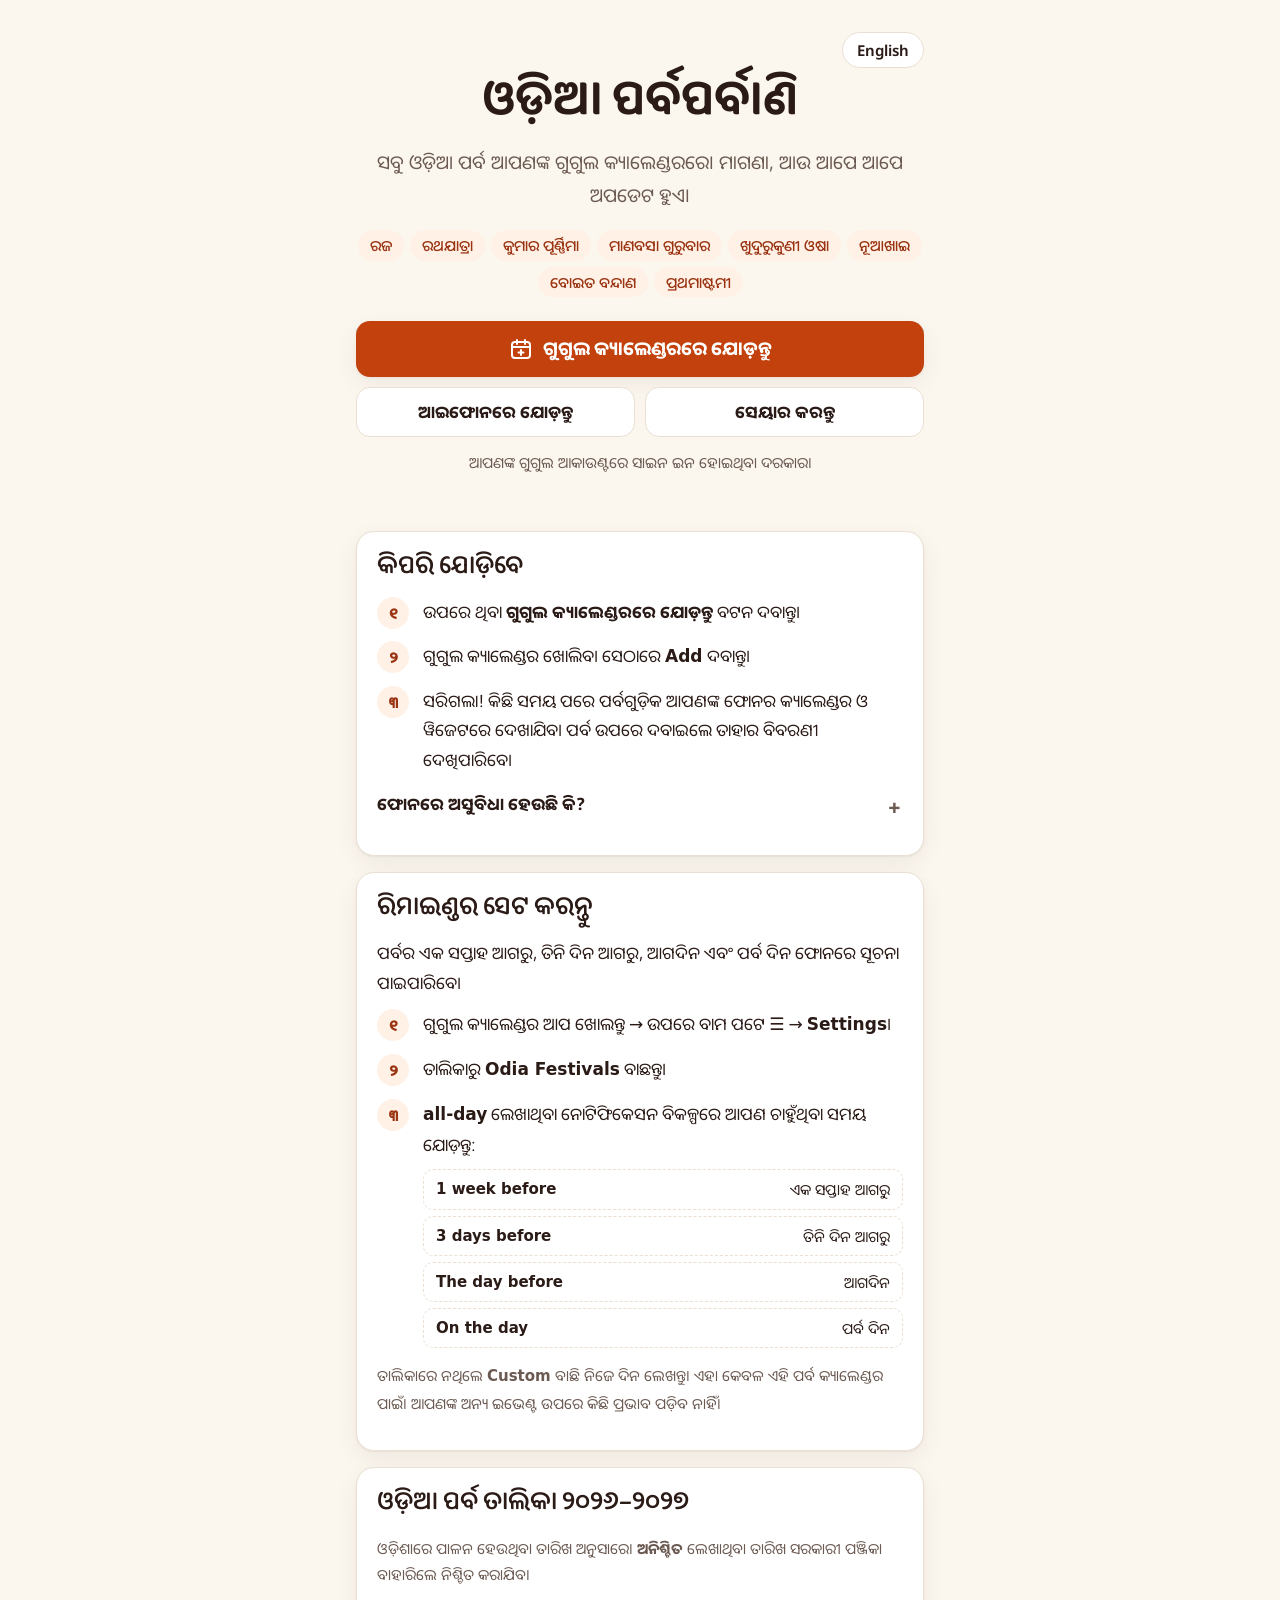
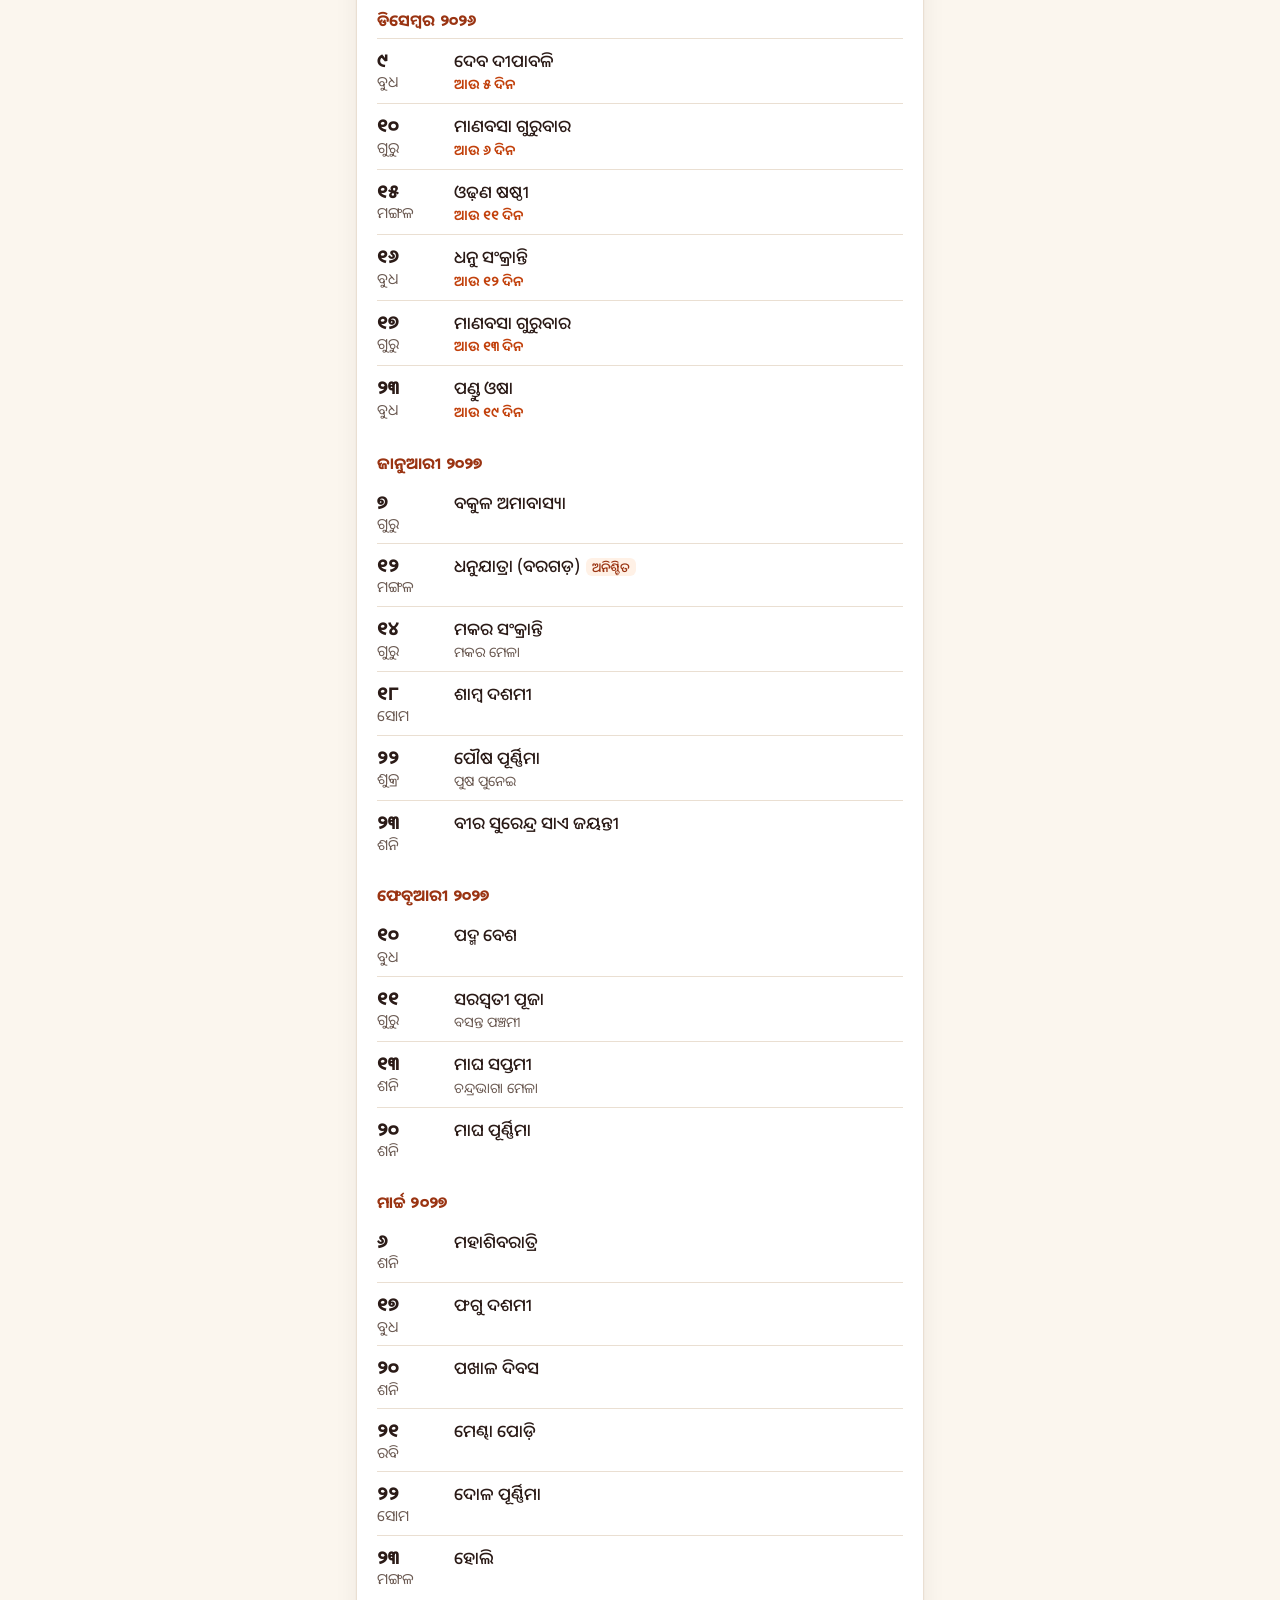
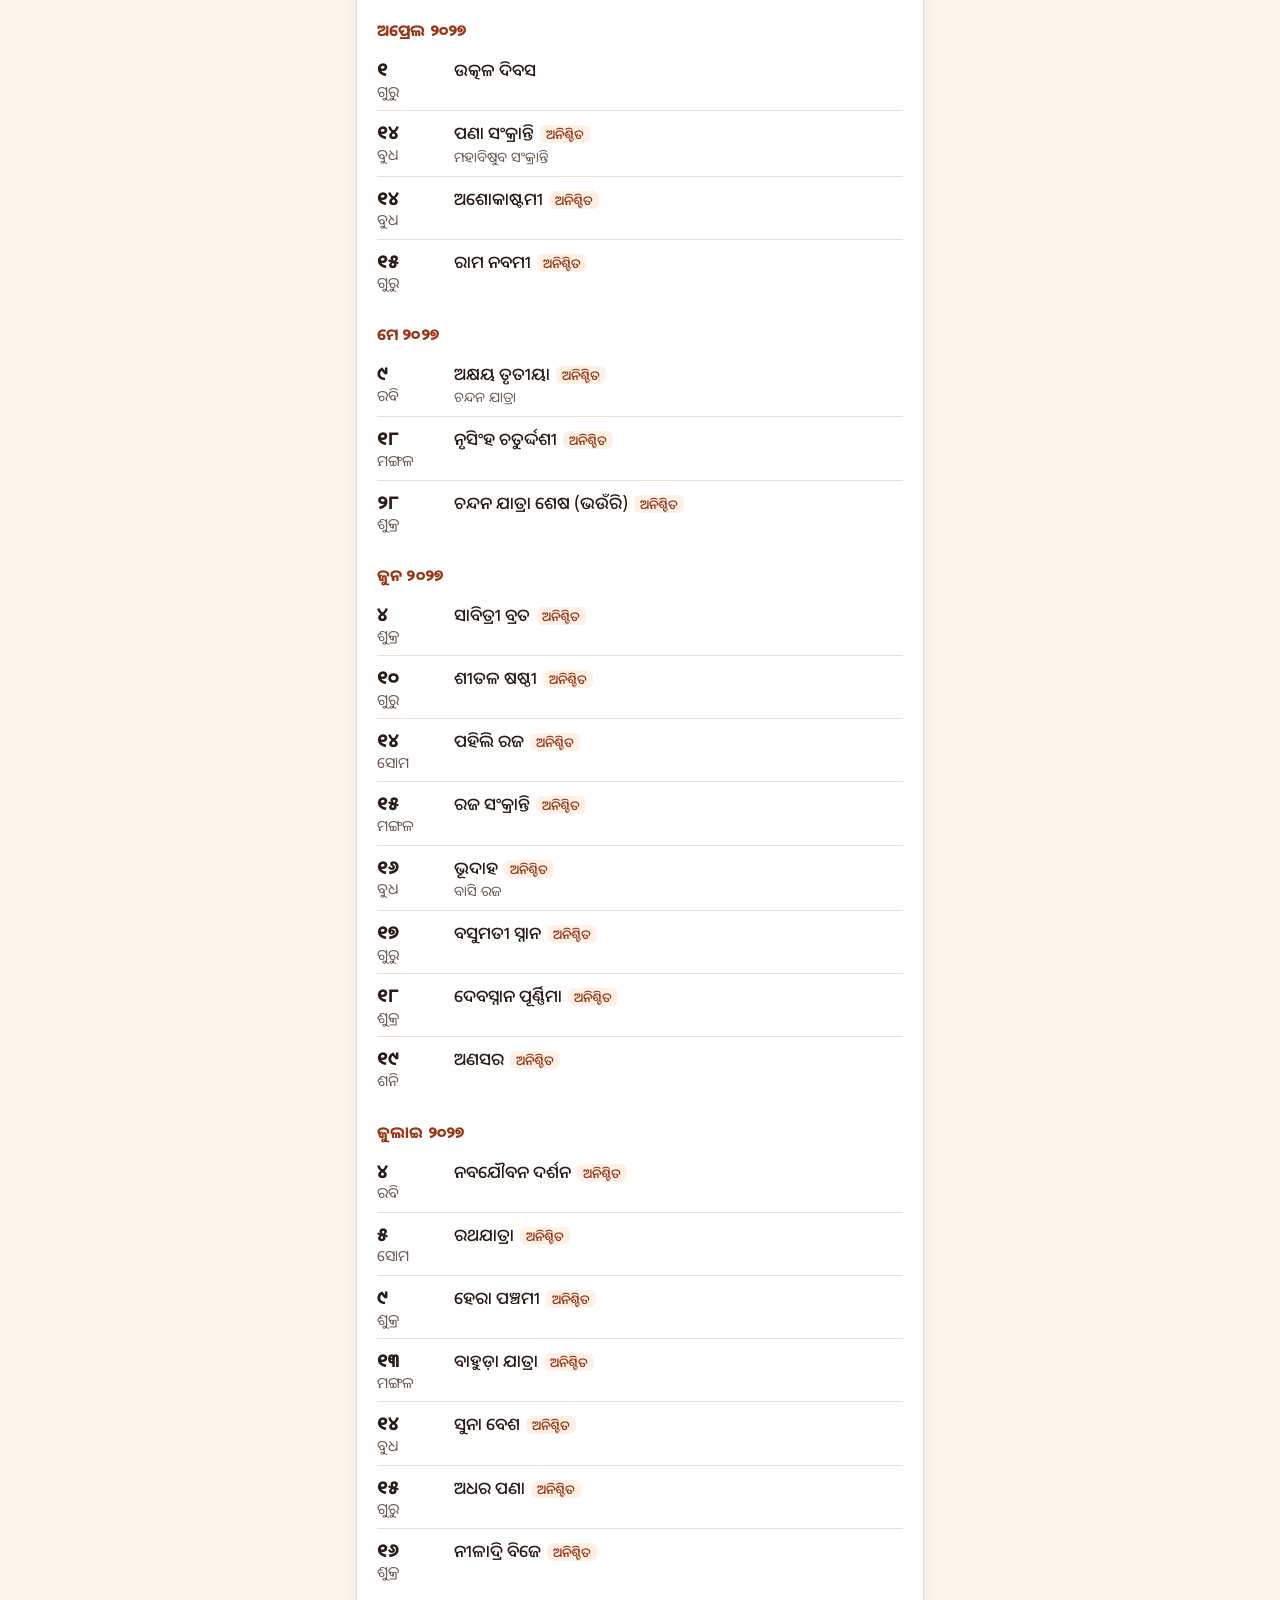
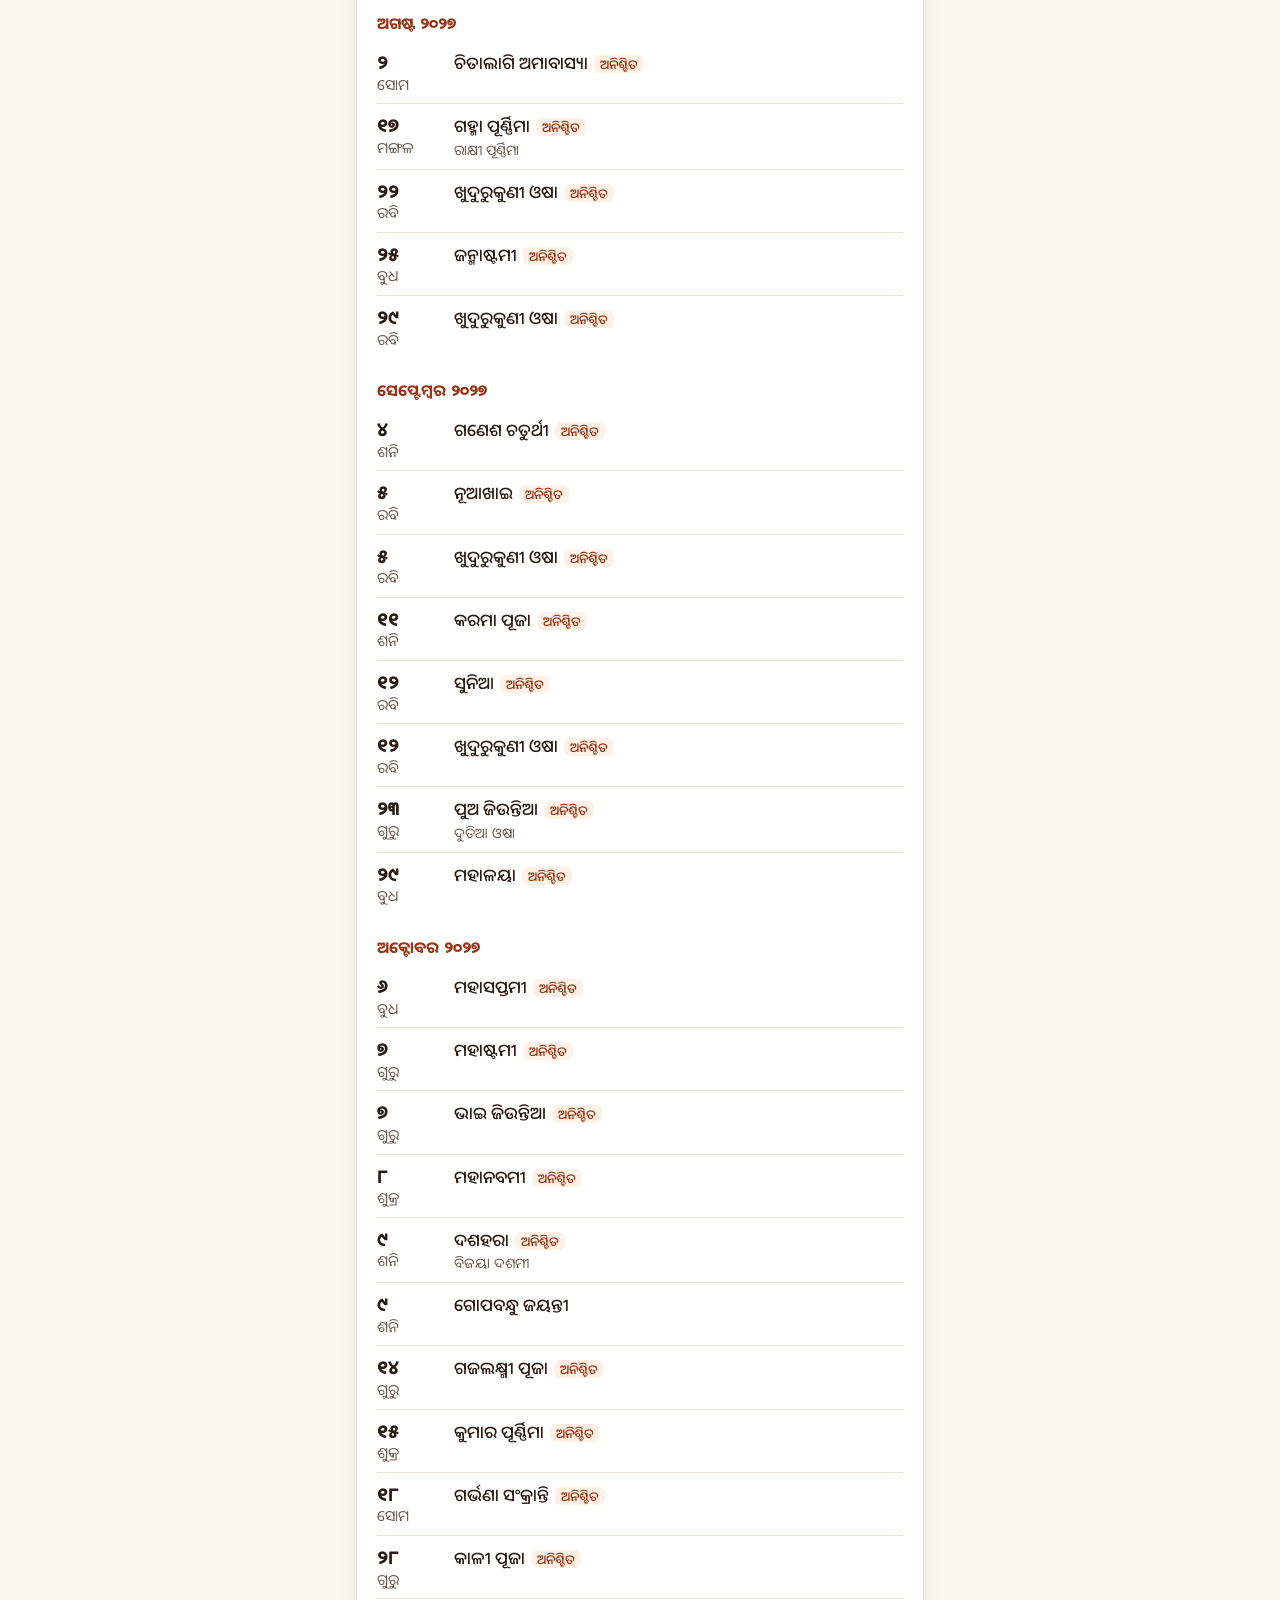
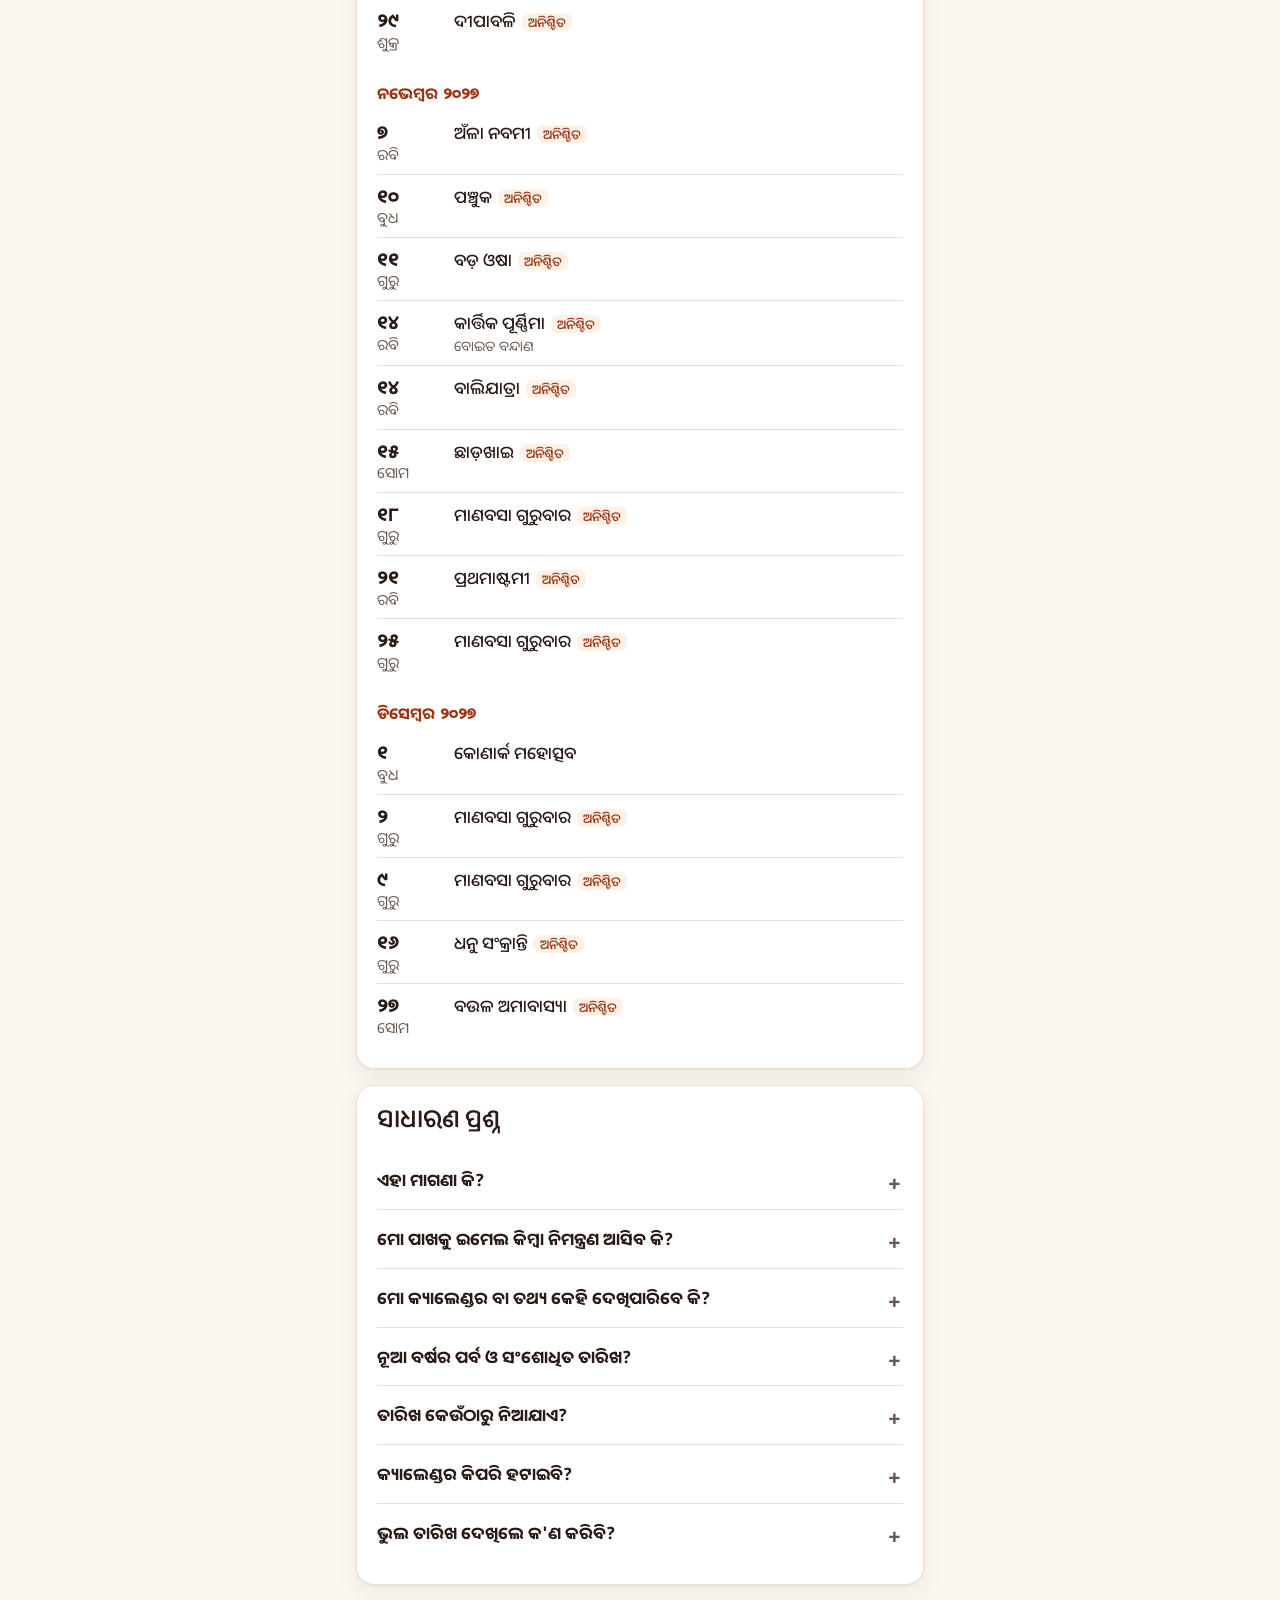
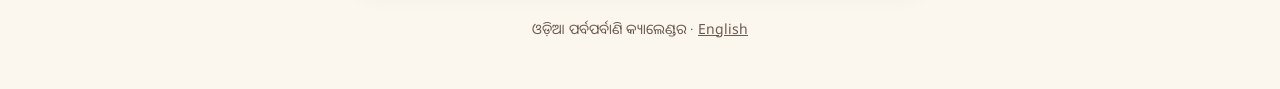
<file: index.html>
<!doctype html>
<!-- Generated by scripts/build.mjs from festivals.json. Edit that script, not this file. -->
<html lang="or">
<head>
<meta charset="utf-8">
<meta name="viewport" content="width=device-width, initial-scale=1">
<title>ଓଡ଼ିଆ ପର୍ବପର୍ବାଣି କ୍ୟାଲେଣ୍ଡର ୨୦୨୬–୨୦୨୭ | ସବୁ ଓଡ଼ିଆ ପର୍ବର ତାରିଖ</title>
<meta name="description" content="୨୦୨୬–୨୦୨୭ ର ସବୁ ଓଡ଼ିଆ ପର୍ବର ତାରିଖ: ରଜ, ରଥଯାତ୍ରା, କୁମାର ପୂର୍ଣ୍ଣିମା, ମାଣବସା ଗୁରୁବାର, ନୂଆଖାଇ ଓ ଆହୁରି ଅନେକ। ଗୁଗୁଲ କ୍ୟାଲେଣ୍ଡରରେ ମାଗଣାରେ ଯୋଡ଼ନ୍ତୁ ଓ ପର୍ବ ଆଗରୁ ସୂଚନା ପାଆନ୍ତୁ।">
<link rel="canonical" href="https://rudrapr.github.io/odia-festivals/">
<link rel="alternate" hreflang="or" href="https://rudrapr.github.io/odia-festivals/">
<link rel="alternate" hreflang="en" href="https://rudrapr.github.io/odia-festivals/en/">
<link rel="alternate" hreflang="x-default" href="https://rudrapr.github.io/odia-festivals/">
<meta property="og:type" content="website">
<meta property="og:url" content="https://rudrapr.github.io/odia-festivals/">
<meta property="og:site_name" content="ଓଡ଼ିଆ ପର୍ବପର୍ବାଣି">
<meta property="og:title" content="ଓଡ଼ିଆ ପର୍ବପର୍ବାଣି କ୍ୟାଲେଣ୍ଡର ୨୦୨୬–୨୦୨୭ | ସବୁ ଓଡ଼ିଆ ପର୍ବର ତାରିଖ">
<meta property="og:description" content="୨୦୨୬–୨୦୨୭ ର ସବୁ ଓଡ଼ିଆ ପର୍ବର ତାରିଖ: ରଜ, ରଥଯାତ୍ରା, କୁମାର ପୂର୍ଣ୍ଣିମା, ମାଣବସା ଗୁରୁବାର, ନୂଆଖାଇ ଓ ଆହୁରି ଅନେକ। ଗୁଗୁଲ କ୍ୟାଲେଣ୍ଡରରେ ମାଗଣାରେ ଯୋଡ଼ନ୍ତୁ ଓ ପର୍ବ ଆଗରୁ ସୂଚନା ପାଆନ୍ତୁ।">
<meta property="og:locale" content="or_IN">
<meta property="og:image" content="https://rudrapr.github.io/odia-festivals/assets/og-or.png">
<meta property="og:image:width" content="1200">
<meta property="og:image:height" content="630">
<meta name="twitter:card" content="summary_large_image">
<meta name="theme-color" content="#FBF6EE" media="(prefers-color-scheme: light)">
<meta name="theme-color" content="#1A1311" media="(prefers-color-scheme: dark)">
<link rel="icon" href="assets/icon.svg" type="image/svg+xml">
<link rel="preconnect" href="https://fonts.googleapis.com">
<link rel="preconnect" href="https://fonts.gstatic.com" crossorigin>
<link href="https://fonts.googleapis.com/css2?family=Baloo+Bhaina+2:wght@600;700&family=Noto+Sans+Oriya:wght@400;500;700&display=swap" rel="stylesheet">
<link rel="stylesheet" href="assets/site.css">
<script type="application/ld+json">{"@context":"https://schema.org","@graph":[{"@type":"WebSite","@id":"https://rudrapr.github.io/odia-festivals/#website","url":"https://rudrapr.github.io/odia-festivals/","name":"ଓଡ଼ିଆ ପର୍ବପର୍ବାଣି","inLanguage":["or","en"]},{"@type":"WebPage","@id":"https://rudrapr.github.io/odia-festivals/#page","url":"https://rudrapr.github.io/odia-festivals/","name":"ଓଡ଼ିଆ ପର୍ବପର୍ବାଣି କ୍ୟାଲେଣ୍ଡର ୨୦୨୬–୨୦୨୭ | ସବୁ ଓଡ଼ିଆ ପର୍ବର ତାରିଖ","description":"୨୦୨୬–୨୦୨୭ ର ସବୁ ଓଡ଼ିଆ ପର୍ବର ତାରିଖ: ରଜ, ରଥଯାତ୍ରା, କୁମାର ପୂର୍ଣ୍ଣିମା, ମାଣବସା ଗୁରୁବାର, ନୂଆଖାଇ ଓ ଆହୁରି ଅନେକ। ଗୁଗୁଲ କ୍ୟାଲେଣ୍ଡରରେ ମାଗଣାରେ ଯୋଡ଼ନ୍ତୁ ଓ ପର୍ବ ଆଗରୁ ସୂଚନା ପାଆନ୍ତୁ।","inLanguage":"or","isPartOf":{"@id":"https://rudrapr.github.io/odia-festivals/#website"}}]}</script>
</head>
<body>
<main>
  <section class="hero">
    <a class="lang" href="en/" hreflang="en" lang="en">English</a>
    <h1>ଓଡ଼ିଆ ପର୍ବପର୍ବାଣି</h1>
    <p class="lead">ସବୁ ଓଡ଼ିଆ ପର୍ବ ଆପଣଙ୍କ ଗୁଗୁଲ କ୍ୟାଲେଣ୍ଡରରେ। ମାଗଣା, ଆଉ ଆପେ ଆପେ ଅପଡେଟ ହୁଏ।</p>
    <ul class="names" aria-label="କିଛି ପର୍ବ">
      <li>ରଜ</li>
      <li>ରଥଯାତ୍ରା</li>
      <li>କୁମାର ପୂର୍ଣ୍ଣିମା</li>
      <li>ମାଣବସା ଗୁରୁବାର</li>
      <li>ଖୁଦୁରୁକୁଣୀ ଓଷା</li>
      <li>ନୂଆଖାଇ</li>
      <li>ବୋଇତ ବନ୍ଦାଣ</li>
      <li>ପ୍ରଥମାଷ୍ଟମୀ</li>
    </ul>
    <a class="btn btn-primary" href="https://calendar.google.com/calendar/u/0?cid=YzJhZDQ5YTdkNzg5MWEyNjQwMzgzZjYwM2YzM2M4MGRhM2Y3NWY5MGM1YWIwYWI2OWU0OWY1NTVkOGI1ZDcxY0Bncm91cC5jYWxlbmRhci5nb29nbGUuY29t" target="_blank" rel="noopener">
      <svg width="24" height="24" viewBox="0 0 24 24" fill="none" stroke="currentColor" stroke-width="2" stroke-linecap="round" aria-hidden="true"><rect x="3" y="5" width="18" height="16" rx="3"/><path d="M3 10h18M8 3v4M16 3v4M12 13v5M9.5 15.5h5"/></svg>
      ଗୁଗୁଲ କ୍ୟାଲେଣ୍ଡରରେ ଯୋଡ଼ନ୍ତୁ
    </a>
    <div class="row">
      <a class="btn btn-secondary" href="webcal://calendar.google.com/calendar/ical/c2ad49a7d7891a2640383f603f33c80da3f75f90c5ab0ab69e49f555d8b5d71c%40group.calendar.google.com/public/basic.ics">ଆଇଫୋନରେ ଯୋଡ଼ନ୍ତୁ</a>
      <a class="btn btn-secondary" id="share" href="#" data-text="ସବୁ ଓଡ଼ିଆ ପର୍ବ ନିଜ ଗୁଗୁଲ କ୍ୟାଲେଣ୍ଡରରେ ପାଆନ୍ତୁ, ମାଗଣା:">ସେୟାର କରନ୍ତୁ</a>
    </div>
    <p class="signin">ଆପଣଙ୍କ ଗୁଗୁଲ ଆକାଉଣ୍ଟରେ ସାଇନ ଇନ ହୋଇଥିବା ଦରକାର।</p>
  </section>

  <section class="card">
    <h2>କିପରି ଯୋଡ଼ିବେ</h2>
    <ol class="steps">
      <li>ଉପରେ ଥିବା <b>ଗୁଗୁଲ କ୍ୟାଲେଣ୍ଡରରେ ଯୋଡ଼ନ୍ତୁ</b> ବଟନ ଦବାନ୍ତୁ।</li>
      <li>ଗୁଗୁଲ କ୍ୟାଲେଣ୍ଡର ଖୋଲିବ। ସେଠାରେ <span class="en">Add</span> ଦବାନ୍ତୁ।</li>
      <li>ସରିଗଲା! କିଛି ସମୟ ପରେ ପର୍ବଗୁଡ଼ିକ ଆପଣଙ୍କ ଫୋନର କ୍ୟାଲେଣ୍ଡର ଓ ୱିଜେଟରେ ଦେଖାଯିବ। ପର୍ବ ଉପରେ ଦବାଇଲେ ତାହାର ବିବରଣୀ ଦେଖିପାରିବେ।</li>
    </ol>
    <details>
      <summary>ଫୋନରେ ଅସୁବିଧା ହେଉଛି କି?</summary>
      <p>ବଟନ ଦବାଇଲେ କିଛି ନହେଲେ, ବ୍ରାଉଜରର <b>⋮</b> ମେନୁରୁ <span class="en">Desktop site</span> ବାଛନ୍ତୁ, ତାପରେ ପୁଣି ବଟନ ଦବାନ୍ତୁ।</p>
      <p>ଯୋଡ଼ିବା ପରେ ବି ଫୋନରେ ପର୍ବ ଦେଖାଯାଉନଥିଲେ, ଗୁଗୁଲ କ୍ୟାଲେଣ୍ଡର ଆପ ଖୋଲନ୍ତୁ → <b>☰</b> → <span class="en">Settings</span> → <span class="en">Odia Festivals</span> → <span class="en">Sync</span> ଚାଲୁ କରନ୍ତୁ।</p>
    </details>
  </section>

  <section class="card">
    <h2>ରିମାଇଣ୍ଡର ସେଟ କରନ୍ତୁ</h2>
    <p>ପର୍ବର ଏକ ସପ୍ତାହ ଆଗରୁ, ତିନି ଦିନ ଆଗରୁ, ଆଗଦିନ ଏବଂ ପର୍ବ ଦିନ ଫୋନରେ ସୂଚନା ପାଇପାରିବେ।</p>
    <ol class="steps">
      <li>ଗୁଗୁଲ କ୍ୟାଲେଣ୍ଡର ଆପ ଖୋଲନ୍ତୁ → ଉପରେ ବାମ ପଟେ <b>☰</b> → <span class="en">Settings</span>।</li>
      <li>ତାଲିକାରୁ <span class="en">Odia Festivals</span> ବାଛନ୍ତୁ।</li>
      <li><span class="en">all-day</span> ଲେଖାଥିବା ନୋଟିଫିକେସନ ବିକଳ୍ପରେ ଆପଣ ଚାହୁଁଥିବା ସମୟ ଯୋଡ଼ନ୍ତୁ:
        <div class="chips">
          <span><span class="en">1 week before</span> ଏକ ସପ୍ତାହ ଆଗରୁ</span>
          <span><span class="en">3 days before</span> ତିନି ଦିନ ଆଗରୁ</span>
          <span><span class="en">The day before</span> ଆଗଦିନ</span>
          <span><span class="en">On the day</span> ପର୍ବ ଦିନ</span>
        </div>
      </li>
    </ol>
    <p class="note">ତାଲିକାରେ ନଥିଲେ <span class="en">Custom</span> ବାଛି ନିଜେ ଦିନ ଲେଖନ୍ତୁ। ଏହା କେବଳ ଏହି ପର୍ବ କ୍ୟାଲେଣ୍ଡର ପାଇଁ। ଆପଣଙ୍କ ଅନ୍ୟ ଇଭେଣ୍ଟ ଉପରେ କିଛି ପ୍ରଭାବ ପଡ଼ିବ ନାହିଁ।</p>
  </section>

  <section class="card" id="festivals">
    <h2>ଓଡ଼ିଆ ପର୍ବ ତାଲିକା ୨୦୨୬–୨୦୨୭</h2>
    <p class="note">ଓଡ଼ିଶାରେ ପାଳନ ହେଉଥିବା ତାରିଖ ଅନୁସାରେ। <b>ଅନିଶ୍ଚିତ</b> ଲେଖାଥିବା ତାରିଖ ସରକାରୀ ପଞ୍ଜିକା ବାହାରିଲେ ନିଶ୍ଚିତ କରାଯିବ।</p>
    <div class="month">
      <h3>ସେପ୍ଟେମ୍ବର ୨୦୨୬</h3>
      <ul class="fest">
        <li data-date="2026-09-23"><time class="when" datetime="2026-09-23"><b>୨୩</b>ବୁଧ</time><span class="what">ସୁନିଆ</span></li>
        <li data-date="2026-09-25"><time class="when" datetime="2026-09-25"><b>୨୫</b>ଶୁକ୍ର</time><span class="what">ଅନନ୍ତ ବ୍ରତ</span></li>
      </ul>
    </div>
    <div class="month">
      <h3>ଅକ୍ଟୋବର ୨୦୨୬</h3>
      <ul class="fest">
        <li data-date="2026-10-03"><time class="when" datetime="2026-10-03"><b>୩</b>ଶନି</time><span class="what">ପୁଅ ଜିଉନ୍ତିଆ<span class="alt" lang="or">ଦୁତିଆ ଓଷା</span></span></li>
        <li data-date="2026-10-09"><time class="when" datetime="2026-10-09"><b>୯</b>ଶୁକ୍ର</time><span class="what">ଗୋପବନ୍ଧୁ ଜୟନ୍ତୀ</span></li>
        <li data-date="2026-10-10"><time class="when" datetime="2026-10-10"><b>୧୦</b>ଶନି</time><span class="what">ମହାଳୟା</span></li>
        <li data-date="2026-10-17"><time class="when" datetime="2026-10-17"><b>୧୭</b>ଶନି</time><span class="what">ମହାସପ୍ତମୀ</span></li>
        <li data-date="2026-10-17"><time class="when" datetime="2026-10-17"><b>୧୭</b>ଶନି</time><span class="what">ଗର୍ଭଣା ସଂକ୍ରାନ୍ତି</span></li>
        <li data-date="2026-10-18"><time class="when" datetime="2026-10-18"><b>୧୮</b>ରବି</time><span class="what">ମହାଷ୍ଟମୀ</span></li>
        <li data-date="2026-10-18"><time class="when" datetime="2026-10-18"><b>୧୮</b>ରବି</time><span class="what">ଭାଇ ଜିଉନ୍ତିଆ</span></li>
        <li data-date="2026-10-19"><time class="when" datetime="2026-10-19"><b>୧୯</b>ସୋମ</time><span class="what">ମହାନବମୀ</span></li>
        <li data-date="2026-10-20"><time class="when" datetime="2026-10-20"><b>୨୦</b>ମଙ୍ଗଳ</time><span class="what">ଦଶହରା<span class="alt" lang="or">ବିଜୟା ଦଶମୀ</span></span></li>
        <li data-date="2026-10-22"><time class="when" datetime="2026-10-22"><b>୨୨</b>ଗୁରୁ</time><span class="what">ରାଧାଦାମୋଦର ବେଶ</span></li>
        <li data-date="2026-10-25"><time class="when" datetime="2026-10-25"><b>୨୫</b>ରବି</time><span class="what">କୁମାର ପୂର୍ଣ୍ଣିମା<span class="alt" lang="or">ଗଜଲକ୍ଷ୍ମୀ ପୂଜା</span></span></li>
        <li data-date="2026-10-26"><time class="when" datetime="2026-10-26"><b>୨୬</b>ସୋମ</time><span class="what">ହବିଷ ଆରମ୍ଭ<span class="alt" lang="or">କାର୍ତ୍ତିକ ବ୍ରତ</span></span></li>
      </ul>
    </div>
    <div class="month">
      <h3>ନଭେମ୍ବର ୨୦୨୬</h3>
      <ul class="fest">
        <li data-date="2026-11-08"><time class="when" datetime="2026-11-08"><b>୮</b>ରବି</time><span class="what">ଦୀପାବଳି<span class="alt" lang="or">କାଳୀପୂଜା</span></span></li>
        <li data-date="2026-11-18"><time class="when" datetime="2026-11-18"><b>୧୮</b>ବୁଧ</time><span class="what">ଅଁଳା ନବମୀ</span></li>
        <li data-date="2026-11-21"><time class="when" datetime="2026-11-21"><b>୨୧</b>ଶନି</time><span class="what">ପଞ୍ଚୁକ</span></li>
        <li data-date="2026-11-23"><time class="when" datetime="2026-11-23"><b>୨୩</b>ସୋମ</time><span class="what">ବଡ଼ ଓଷା</span></li>
        <li data-date="2026-11-24"><time class="when" datetime="2026-11-24"><b>୨୪</b>ମଙ୍ଗଳ</time><span class="what">କାର୍ତ୍ତିକ ପୂର୍ଣ୍ଣିମା<span class="alt" lang="or">ବୋଇତ ବନ୍ଦାଣ</span></span></li>
        <li data-date="2026-11-24"><time class="when" datetime="2026-11-24"><b>୨୪</b>ମଙ୍ଗଳ</time><span class="what">ବାଲିଯାତ୍ରା<span class="tentative">ଅନିଶ୍ଚିତ</span></span></li>
        <li data-date="2026-11-25"><time class="when" datetime="2026-11-25"><b>୨୫</b>ବୁଧ</time><span class="what">ଛାଡ଼ଖାଇ</span></li>
        <li data-date="2026-11-26"><time class="when" datetime="2026-11-26"><b>୨୬</b>ଗୁରୁ</time><span class="what">ମାଣବସା ଗୁରୁବାର</span></li>
      </ul>
    </div>
    <div class="month">
      <h3>ଡିସେମ୍ବର ୨୦୨୬</h3>
      <ul class="fest">
        <li data-date="2026-12-01"><time class="when" datetime="2026-12-01"><b>୧</b>ମଙ୍ଗଳ</time><span class="what">ପ୍ରଥମାଷ୍ଟମୀ</span></li>
        <li data-date="2026-12-01"><time class="when" datetime="2026-12-01"><b>୧</b>ମଙ୍ଗଳ</time><span class="what">କୋଣାର୍କ ମହୋତ୍ସବ</span></li>
        <li data-date="2026-12-03"><time class="when" datetime="2026-12-03"><b>୩</b>ଗୁରୁ</time><span class="what">ମାଣବସା ଗୁରୁବାର</span></li>
        <li data-date="2026-12-09"><time class="when" datetime="2026-12-09"><b>୯</b>ବୁଧ</time><span class="what">ଦେବ ଦୀପାବଳି</span></li>
        <li data-date="2026-12-10"><time class="when" datetime="2026-12-10"><b>୧୦</b>ଗୁରୁ</time><span class="what">ମାଣବସା ଗୁରୁବାର</span></li>
        <li data-date="2026-12-15"><time class="when" datetime="2026-12-15"><b>୧୫</b>ମଙ୍ଗଳ</time><span class="what">ଓଢ଼ଣ ଷଷ୍ଠୀ</span></li>
        <li data-date="2026-12-16"><time class="when" datetime="2026-12-16"><b>୧୬</b>ବୁଧ</time><span class="what">ଧନୁ ସଂକ୍ରାନ୍ତି</span></li>
        <li data-date="2026-12-17"><time class="when" datetime="2026-12-17"><b>୧୭</b>ଗୁରୁ</time><span class="what">ମାଣବସା ଗୁରୁବାର</span></li>
        <li data-date="2026-12-23"><time class="when" datetime="2026-12-23"><b>୨୩</b>ବୁଧ</time><span class="what">ପଣ୍ଡୁ ଓଷା</span></li>
      </ul>
    </div>
    <div class="month">
      <h3>ଜାନୁଆରୀ ୨୦୨୭</h3>
      <ul class="fest">
        <li data-date="2027-01-07"><time class="when" datetime="2027-01-07"><b>୭</b>ଗୁରୁ</time><span class="what">ବକୁଳ ଅମାବାସ୍ୟା</span></li>
        <li data-date="2027-01-12"><time class="when" datetime="2027-01-12"><b>୧୨</b>ମଙ୍ଗଳ</time><span class="what">ଧନୁଯାତ୍ରା (ବରଗଡ଼)<span class="tentative">ଅନିଶ୍ଚିତ</span></span></li>
        <li data-date="2027-01-14"><time class="when" datetime="2027-01-14"><b>୧୪</b>ଗୁରୁ</time><span class="what">ମକର ସଂକ୍ରାନ୍ତି<span class="alt" lang="or">ମକର ମେଳା</span></span></li>
        <li data-date="2027-01-18"><time class="when" datetime="2027-01-18"><b>୧୮</b>ସୋମ</time><span class="what">ଶାମ୍ବ ଦଶମୀ</span></li>
        <li data-date="2027-01-22"><time class="when" datetime="2027-01-22"><b>୨୨</b>ଶୁକ୍ର</time><span class="what">ପୌଷ ପୂର୍ଣ୍ଣିମା<span class="alt" lang="or">ପୁଷ ପୁନେଇ</span></span></li>
        <li data-date="2027-01-23"><time class="when" datetime="2027-01-23"><b>୨୩</b>ଶନି</time><span class="what">ବୀର ସୁରେନ୍ଦ୍ର ସାଏ ଜୟନ୍ତୀ</span></li>
      </ul>
    </div>
    <div class="month">
      <h3>ଫେବୃଆରୀ ୨୦୨୭</h3>
      <ul class="fest">
        <li data-date="2027-02-10"><time class="when" datetime="2027-02-10"><b>୧୦</b>ବୁଧ</time><span class="what">ପଦ୍ମ ବେଶ</span></li>
        <li data-date="2027-02-11"><time class="when" datetime="2027-02-11"><b>୧୧</b>ଗୁରୁ</time><span class="what">ସରସ୍ୱତୀ ପୂଜା<span class="alt" lang="or">ବସନ୍ତ ପଞ୍ଚମୀ</span></span></li>
        <li data-date="2027-02-13"><time class="when" datetime="2027-02-13"><b>୧୩</b>ଶନି</time><span class="what">ମାଘ ସପ୍ତମୀ<span class="alt" lang="or">ଚନ୍ଦ୍ରଭାଗା ମେଳା</span></span></li>
        <li data-date="2027-02-20"><time class="when" datetime="2027-02-20"><b>୨୦</b>ଶନି</time><span class="what">ମାଘ ପୂର୍ଣ୍ଣିମା</span></li>
      </ul>
    </div>
    <div class="month">
      <h3>ମାର୍ଚ୍ଚ ୨୦୨୭</h3>
      <ul class="fest">
        <li data-date="2027-03-06"><time class="when" datetime="2027-03-06"><b>୬</b>ଶନି</time><span class="what">ମହାଶିବରାତ୍ରି</span></li>
        <li data-date="2027-03-17"><time class="when" datetime="2027-03-17"><b>୧୭</b>ବୁଧ</time><span class="what">ଫଗୁ ଦଶମୀ</span></li>
        <li data-date="2027-03-20"><time class="when" datetime="2027-03-20"><b>୨୦</b>ଶନି</time><span class="what">ପଖାଳ ଦିବସ</span></li>
        <li data-date="2027-03-21"><time class="when" datetime="2027-03-21"><b>୨୧</b>ରବି</time><span class="what">ମେଣ୍ଢା ପୋଡ଼ି</span></li>
        <li data-date="2027-03-22"><time class="when" datetime="2027-03-22"><b>୨୨</b>ସୋମ</time><span class="what">ଦୋଳ ପୂର୍ଣ୍ଣିମା</span></li>
        <li data-date="2027-03-23"><time class="when" datetime="2027-03-23"><b>୨୩</b>ମଙ୍ଗଳ</time><span class="what">ହୋଲି</span></li>
      </ul>
    </div>
    <div class="month">
      <h3>ଅପ୍ରେଲ ୨୦୨୭</h3>
      <ul class="fest">
        <li data-date="2027-04-01"><time class="when" datetime="2027-04-01"><b>୧</b>ଗୁରୁ</time><span class="what">ଉତ୍କଳ ଦିବସ</span></li>
        <li data-date="2027-04-14"><time class="when" datetime="2027-04-14"><b>୧୪</b>ବୁଧ</time><span class="what">ପଣା ସଂକ୍ରାନ୍ତି<span class="tentative">ଅନିଶ୍ଚିତ</span><span class="alt" lang="or">ମହାବିଷୁବ ସଂକ୍ରାନ୍ତି</span></span></li>
        <li data-date="2027-04-14"><time class="when" datetime="2027-04-14"><b>୧୪</b>ବୁଧ</time><span class="what">ଅଶୋକାଷ୍ଟମୀ<span class="tentative">ଅନିଶ୍ଚିତ</span></span></li>
        <li data-date="2027-04-15"><time class="when" datetime="2027-04-15"><b>୧୫</b>ଗୁରୁ</time><span class="what">ରାମ ନବମୀ<span class="tentative">ଅନିଶ୍ଚିତ</span></span></li>
      </ul>
    </div>
    <div class="month">
      <h3>ମେ ୨୦୨୭</h3>
      <ul class="fest">
        <li data-date="2027-05-09"><time class="when" datetime="2027-05-09"><b>୯</b>ରବି</time><span class="what">ଅକ୍ଷୟ ତୃତୀୟା<span class="tentative">ଅନିଶ୍ଚିତ</span><span class="alt" lang="or">ଚନ୍ଦନ ଯାତ୍ରା</span></span></li>
        <li data-date="2027-05-18"><time class="when" datetime="2027-05-18"><b>୧୮</b>ମଙ୍ଗଳ</time><span class="what">ନୃସିଂହ ଚତୁର୍ଦ୍ଦଶୀ<span class="tentative">ଅନିଶ୍ଚିତ</span></span></li>
        <li data-date="2027-05-28"><time class="when" datetime="2027-05-28"><b>୨୮</b>ଶୁକ୍ର</time><span class="what">ଚନ୍ଦନ ଯାତ୍ରା ଶେଷ (ଭଉଁରି)<span class="tentative">ଅନିଶ୍ଚିତ</span></span></li>
      </ul>
    </div>
    <div class="month">
      <h3>ଜୁନ ୨୦୨୭</h3>
      <ul class="fest">
        <li data-date="2027-06-04"><time class="when" datetime="2027-06-04"><b>୪</b>ଶୁକ୍ର</time><span class="what">ସାବିତ୍ରୀ ବ୍ରତ<span class="tentative">ଅନିଶ୍ଚିତ</span></span></li>
        <li data-date="2027-06-10"><time class="when" datetime="2027-06-10"><b>୧୦</b>ଗୁରୁ</time><span class="what">ଶୀତଳ ଷଷ୍ଠୀ<span class="tentative">ଅନିଶ୍ଚିତ</span></span></li>
        <li data-date="2027-06-14"><time class="when" datetime="2027-06-14"><b>୧୪</b>ସୋମ</time><span class="what">ପହିଲି ରଜ<span class="tentative">ଅନିଶ୍ଚିତ</span></span></li>
        <li data-date="2027-06-15"><time class="when" datetime="2027-06-15"><b>୧୫</b>ମଙ୍ଗଳ</time><span class="what">ରଜ ସଂକ୍ରାନ୍ତି<span class="tentative">ଅନିଶ୍ଚିତ</span></span></li>
        <li data-date="2027-06-16"><time class="when" datetime="2027-06-16"><b>୧୬</b>ବୁଧ</time><span class="what">ଭୂଦାହ<span class="tentative">ଅନିଶ୍ଚିତ</span><span class="alt" lang="or">ବାସି ରଜ</span></span></li>
        <li data-date="2027-06-17"><time class="when" datetime="2027-06-17"><b>୧୭</b>ଗୁରୁ</time><span class="what">ବସୁମତୀ ସ୍ନାନ<span class="tentative">ଅନିଶ୍ଚିତ</span></span></li>
        <li data-date="2027-06-18"><time class="when" datetime="2027-06-18"><b>୧୮</b>ଶୁକ୍ର</time><span class="what">ଦେବସ୍ନାନ ପୂର୍ଣ୍ଣିମା<span class="tentative">ଅନିଶ୍ଚିତ</span></span></li>
        <li data-date="2027-06-19"><time class="when" datetime="2027-06-19"><b>୧୯</b>ଶନି</time><span class="what">ଅଣସର<span class="tentative">ଅନିଶ୍ଚିତ</span></span></li>
      </ul>
    </div>
    <div class="month">
      <h3>ଜୁଲାଇ ୨୦୨୭</h3>
      <ul class="fest">
        <li data-date="2027-07-04"><time class="when" datetime="2027-07-04"><b>୪</b>ରବି</time><span class="what">ନବଯୌବନ ଦର୍ଶନ<span class="tentative">ଅନିଶ୍ଚିତ</span></span></li>
        <li data-date="2027-07-05"><time class="when" datetime="2027-07-05"><b>୫</b>ସୋମ</time><span class="what">ରଥଯାତ୍ରା<span class="tentative">ଅନିଶ୍ଚିତ</span></span></li>
        <li data-date="2027-07-09"><time class="when" datetime="2027-07-09"><b>୯</b>ଶୁକ୍ର</time><span class="what">ହେରା ପଞ୍ଚମୀ<span class="tentative">ଅନିଶ୍ଚିତ</span></span></li>
        <li data-date="2027-07-13"><time class="when" datetime="2027-07-13"><b>୧୩</b>ମଙ୍ଗଳ</time><span class="what">ବାହୁଡ଼ା ଯାତ୍ରା<span class="tentative">ଅନିଶ୍ଚିତ</span></span></li>
        <li data-date="2027-07-14"><time class="when" datetime="2027-07-14"><b>୧୪</b>ବୁଧ</time><span class="what">ସୁନା ବେଶ<span class="tentative">ଅନିଶ୍ଚିତ</span></span></li>
        <li data-date="2027-07-15"><time class="when" datetime="2027-07-15"><b>୧୫</b>ଗୁରୁ</time><span class="what">ଅଧର ପଣା<span class="tentative">ଅନିଶ୍ଚିତ</span></span></li>
        <li data-date="2027-07-16"><time class="when" datetime="2027-07-16"><b>୧୬</b>ଶୁକ୍ର</time><span class="what">ନୀଳାଦ୍ରି ବିଜେ<span class="tentative">ଅନିଶ୍ଚିତ</span></span></li>
      </ul>
    </div>
    <div class="month">
      <h3>ଅଗଷ୍ଟ ୨୦୨୭</h3>
      <ul class="fest">
        <li data-date="2027-08-02"><time class="when" datetime="2027-08-02"><b>୨</b>ସୋମ</time><span class="what">ଚିତାଲାଗି ଅମାବାସ୍ୟା<span class="tentative">ଅନିଶ୍ଚିତ</span></span></li>
        <li data-date="2027-08-17"><time class="when" datetime="2027-08-17"><b>୧୭</b>ମଙ୍ଗଳ</time><span class="what">ଗହ୍ମା ପୂର୍ଣ୍ଣିମା<span class="tentative">ଅନିଶ୍ଚିତ</span><span class="alt" lang="or">ରାକ୍ଷୀ ପୂର୍ଣ୍ଣିମା</span></span></li>
        <li data-date="2027-08-22"><time class="when" datetime="2027-08-22"><b>୨୨</b>ରବି</time><span class="what">ଖୁଦୁରୁକୁଣୀ ଓଷା<span class="tentative">ଅନିଶ୍ଚିତ</span></span></li>
        <li data-date="2027-08-25"><time class="when" datetime="2027-08-25"><b>୨୫</b>ବୁଧ</time><span class="what">ଜନ୍ମାଷ୍ଟମୀ<span class="tentative">ଅନିଶ୍ଚିତ</span></span></li>
        <li data-date="2027-08-29"><time class="when" datetime="2027-08-29"><b>୨୯</b>ରବି</time><span class="what">ଖୁଦୁରୁକୁଣୀ ଓଷା<span class="tentative">ଅନିଶ୍ଚିତ</span></span></li>
      </ul>
    </div>
    <div class="month">
      <h3>ସେପ୍ଟେମ୍ବର ୨୦୨୭</h3>
      <ul class="fest">
        <li data-date="2027-09-04"><time class="when" datetime="2027-09-04"><b>୪</b>ଶନି</time><span class="what">ଗଣେଶ ଚତୁର୍ଥୀ<span class="tentative">ଅନିଶ୍ଚିତ</span></span></li>
        <li data-date="2027-09-05"><time class="when" datetime="2027-09-05"><b>୫</b>ରବି</time><span class="what">ନୂଆଖାଇ<span class="tentative">ଅନିଶ୍ଚିତ</span></span></li>
        <li data-date="2027-09-05"><time class="when" datetime="2027-09-05"><b>୫</b>ରବି</time><span class="what">ଖୁଦୁରୁକୁଣୀ ଓଷା<span class="tentative">ଅନିଶ୍ଚିତ</span></span></li>
        <li data-date="2027-09-11"><time class="when" datetime="2027-09-11"><b>୧୧</b>ଶନି</time><span class="what">କରମା ପୂଜା<span class="tentative">ଅନିଶ୍ଚିତ</span></span></li>
        <li data-date="2027-09-12"><time class="when" datetime="2027-09-12"><b>୧୨</b>ରବି</time><span class="what">ସୁନିଆ<span class="tentative">ଅନିଶ୍ଚିତ</span></span></li>
        <li data-date="2027-09-12"><time class="when" datetime="2027-09-12"><b>୧୨</b>ରବି</time><span class="what">ଖୁଦୁରୁକୁଣୀ ଓଷା<span class="tentative">ଅନିଶ୍ଚିତ</span></span></li>
        <li data-date="2027-09-23"><time class="when" datetime="2027-09-23"><b>୨୩</b>ଗୁରୁ</time><span class="what">ପୁଅ ଜିଉନ୍ତିଆ<span class="tentative">ଅନିଶ୍ଚିତ</span><span class="alt" lang="or">ଦୁତିଆ ଓଷା</span></span></li>
        <li data-date="2027-09-29"><time class="when" datetime="2027-09-29"><b>୨୯</b>ବୁଧ</time><span class="what">ମହାଳୟା<span class="tentative">ଅନିଶ୍ଚିତ</span></span></li>
      </ul>
    </div>
    <div class="month">
      <h3>ଅକ୍ଟୋବର ୨୦୨୭</h3>
      <ul class="fest">
        <li data-date="2027-10-06"><time class="when" datetime="2027-10-06"><b>୬</b>ବୁଧ</time><span class="what">ମହାସପ୍ତମୀ<span class="tentative">ଅନିଶ୍ଚିତ</span></span></li>
        <li data-date="2027-10-07"><time class="when" datetime="2027-10-07"><b>୭</b>ଗୁରୁ</time><span class="what">ମହାଷ୍ଟମୀ<span class="tentative">ଅନିଶ୍ଚିତ</span></span></li>
        <li data-date="2027-10-07"><time class="when" datetime="2027-10-07"><b>୭</b>ଗୁରୁ</time><span class="what">ଭାଇ ଜିଉନ୍ତିଆ<span class="tentative">ଅନିଶ୍ଚିତ</span></span></li>
        <li data-date="2027-10-08"><time class="when" datetime="2027-10-08"><b>୮</b>ଶୁକ୍ର</time><span class="what">ମହାନବମୀ<span class="tentative">ଅନିଶ୍ଚିତ</span></span></li>
        <li data-date="2027-10-09"><time class="when" datetime="2027-10-09"><b>୯</b>ଶନି</time><span class="what">ଦଶହରା<span class="tentative">ଅନିଶ୍ଚିତ</span><span class="alt" lang="or">ବିଜୟା ଦଶମୀ</span></span></li>
        <li data-date="2027-10-09"><time class="when" datetime="2027-10-09"><b>୯</b>ଶନି</time><span class="what">ଗୋପବନ୍ଧୁ ଜୟନ୍ତୀ</span></li>
        <li data-date="2027-10-14"><time class="when" datetime="2027-10-14"><b>୧୪</b>ଗୁରୁ</time><span class="what">ଗଜଲକ୍ଷ୍ମୀ ପୂଜା<span class="tentative">ଅନିଶ୍ଚିତ</span></span></li>
        <li data-date="2027-10-15"><time class="when" datetime="2027-10-15"><b>୧୫</b>ଶୁକ୍ର</time><span class="what">କୁମାର ପୂର୍ଣ୍ଣିମା<span class="tentative">ଅନିଶ୍ଚିତ</span></span></li>
        <li data-date="2027-10-18"><time class="when" datetime="2027-10-18"><b>୧୮</b>ସୋମ</time><span class="what">ଗର୍ଭଣା ସଂକ୍ରାନ୍ତି<span class="tentative">ଅନିଶ୍ଚିତ</span></span></li>
        <li data-date="2027-10-28"><time class="when" datetime="2027-10-28"><b>୨୮</b>ଗୁରୁ</time><span class="what">କାଳୀ ପୂଜା<span class="tentative">ଅନିଶ୍ଚିତ</span></span></li>
        <li data-date="2027-10-29"><time class="when" datetime="2027-10-29"><b>୨୯</b>ଶୁକ୍ର</time><span class="what">ଦୀପାବଳି<span class="tentative">ଅନିଶ୍ଚିତ</span></span></li>
      </ul>
    </div>
    <div class="month">
      <h3>ନଭେମ୍ବର ୨୦୨୭</h3>
      <ul class="fest">
        <li data-date="2027-11-07"><time class="when" datetime="2027-11-07"><b>୭</b>ରବି</time><span class="what">ଅଁଳା ନବମୀ<span class="tentative">ଅନିଶ୍ଚିତ</span></span></li>
        <li data-date="2027-11-10"><time class="when" datetime="2027-11-10"><b>୧୦</b>ବୁଧ</time><span class="what">ପଞ୍ଚୁକ<span class="tentative">ଅନିଶ୍ଚିତ</span></span></li>
        <li data-date="2027-11-11"><time class="when" datetime="2027-11-11"><b>୧୧</b>ଗୁରୁ</time><span class="what">ବଡ଼ ଓଷା<span class="tentative">ଅନିଶ୍ଚିତ</span></span></li>
        <li data-date="2027-11-14"><time class="when" datetime="2027-11-14"><b>୧୪</b>ରବି</time><span class="what">କାର୍ତ୍ତିକ ପୂର୍ଣ୍ଣିମା<span class="tentative">ଅନିଶ୍ଚିତ</span><span class="alt" lang="or">ବୋଇତ ବନ୍ଦାଣ</span></span></li>
        <li data-date="2027-11-14"><time class="when" datetime="2027-11-14"><b>୧୪</b>ରବି</time><span class="what">ବାଲିଯାତ୍ରା<span class="tentative">ଅନିଶ୍ଚିତ</span></span></li>
        <li data-date="2027-11-15"><time class="when" datetime="2027-11-15"><b>୧୫</b>ସୋମ</time><span class="what">ଛାଡ଼ଖାଇ<span class="tentative">ଅନିଶ୍ଚିତ</span></span></li>
        <li data-date="2027-11-18"><time class="when" datetime="2027-11-18"><b>୧୮</b>ଗୁରୁ</time><span class="what">ମାଣବସା ଗୁରୁବାର<span class="tentative">ଅନିଶ୍ଚିତ</span></span></li>
        <li data-date="2027-11-21"><time class="when" datetime="2027-11-21"><b>୨୧</b>ରବି</time><span class="what">ପ୍ରଥମାଷ୍ଟମୀ<span class="tentative">ଅନିଶ୍ଚିତ</span></span></li>
        <li data-date="2027-11-25"><time class="when" datetime="2027-11-25"><b>୨୫</b>ଗୁରୁ</time><span class="what">ମାଣବସା ଗୁରୁବାର<span class="tentative">ଅନିଶ୍ଚିତ</span></span></li>
      </ul>
    </div>
    <div class="month">
      <h3>ଡିସେମ୍ବର ୨୦୨୭</h3>
      <ul class="fest">
        <li data-date="2027-12-01"><time class="when" datetime="2027-12-01"><b>୧</b>ବୁଧ</time><span class="what">କୋଣାର୍କ ମହୋତ୍ସବ</span></li>
        <li data-date="2027-12-02"><time class="when" datetime="2027-12-02"><b>୨</b>ଗୁରୁ</time><span class="what">ମାଣବସା ଗୁରୁବାର<span class="tentative">ଅନିଶ୍ଚିତ</span></span></li>
        <li data-date="2027-12-09"><time class="when" datetime="2027-12-09"><b>୯</b>ଗୁରୁ</time><span class="what">ମାଣବସା ଗୁରୁବାର<span class="tentative">ଅନିଶ୍ଚିତ</span></span></li>
        <li data-date="2027-12-16"><time class="when" datetime="2027-12-16"><b>୧୬</b>ଗୁରୁ</time><span class="what">ଧନୁ ସଂକ୍ରାନ୍ତି<span class="tentative">ଅନିଶ୍ଚିତ</span></span></li>
        <li data-date="2027-12-27"><time class="when" datetime="2027-12-27"><b>୨୭</b>ସୋମ</time><span class="what">ବଉଳ ଅମାବାସ୍ୟା<span class="tentative">ଅନିଶ୍ଚିତ</span></span></li>
      </ul>
    </div>
  </section>

  <section class="card">
    <h2>ସାଧାରଣ ପ୍ରଶ୍ନ</h2>
    <details>
      <summary>ଏହା ମାଗଣା କି?</summary>
      <p>ହଁ, ସମ୍ପୂର୍ଣ୍ଣ ମାଗଣା। କୌଣସି ଆପ ଇନଷ୍ଟଲ କରିବାକୁ ପଡ଼ିବ ନାହିଁ।</p>
    </details>
    <details>
      <summary>ମୋ ପାଖକୁ ଇମେଲ କିମ୍ବା ନିମନ୍ତ୍ରଣ ଆସିବ କି?</summary>
      <p>ନା। କୌଣସି ଇମେଲ, ମେସେଜ କିମ୍ବା ନିମନ୍ତ୍ରଣ ପଠାଯାଏ ନାହିଁ। ଆପଣ ନିଜେ ଯୋଡ଼ିଲେ ହିଁ ପର୍ବଗୁଡ଼ିକ ଦେଖାଯିବ।</p>
    </details>
    <details>
      <summary>ମୋ କ୍ୟାଲେଣ୍ଡର ବା ତଥ୍ୟ କେହି ଦେଖିପାରିବେ କି?</summary>
      <p>ନା। ଆପଣ କେବଳ ପର୍ବ ତାଲିକା ଦେଖନ୍ତି। ଆପଣଙ୍କ ନିଜ କ୍ୟାଲେଣ୍ଡର, ଇମେଲ କିମ୍ବା ନାମ କାହା ପାଖକୁ ଯାଏ ନାହିଁ।</p>
    </details>
    <details>
      <summary>ନୂଆ ବର୍ଷର ପର୍ବ ଓ ସଂଶୋଧିତ ତାରିଖ?</summary>
      <p>ଆପେ ଆପେ ଅପଡେଟ ହୁଏ। ପୁଣି ଯୋଡ଼ିବା ଦରକାର ନାହିଁ।</p>
    </details>
    <details>
      <summary>ତାରିଖ କେଉଁଠାରୁ ନିଆଯାଏ?</summary>
      <p>ଶ୍ରୀଜଗନ୍ନାଥ ମନ୍ଦିର ପ୍ରଶାସନର ପର୍ବ ପଞ୍ଜିକା, ଓଡ଼ିଶା ସରକାରଙ୍କ ଛୁଟି ବିଜ୍ଞପ୍ତି ଏବଂ କୋହିନୂର ପାଞ୍ଜିରୁ। ଯେଉଁ ତାରିଖ ଏଯାଏଁ ନିଶ୍ଚିତ ହୋଇନାହିଁ, ତାହା ପର୍ବର ବିବରଣୀରେ ଲେଖାଥାଏ ଏବଂ ସରକାରୀ ପଞ୍ଜିକା ବାହାରିଲେ ଠିକ କରାଯାଏ।</p>
    </details>
    <details>
      <summary>କ୍ୟାଲେଣ୍ଡର କିପରି ହଟାଇବି?</summary>
      <p>କମ୍ପ୍ୟୁଟର କିମ୍ବା ବ୍ରାଉଜରରେ <span class="en">calendar.google.com</span> ଖୋଲନ୍ତୁ → <span class="en">Settings</span> → <span class="en">Odia Festivals</span> → <span class="en">Unsubscribe</span>।</p>
    </details>
    <details>
      <summary>ଭୁଲ ତାରିଖ ଦେଖିଲେ କ'ଣ କରିବି?</summary>
      <p><a href="https://github.com/rudrapr/odia-festivals/issues">ଏଠାରେ ଜଣାନ୍ତୁ</a>। କେଉଁ ପାଞ୍ଜି ବା ପଞ୍ଜିକାରେ ଠିକ ତାରିଖ ଅଛି, ତାହା ମଧ୍ୟ ଲେଖନ୍ତୁ।</p>
    </details>
  </section>

  <footer>ଓଡ଼ିଆ ପର୍ବପର୍ବାଣି କ୍ୟାଲେଣ୍ଡର · <a href="en/" hreflang="en" lang="en">English</a></footer>
</main>
<script src="assets/site.js" defer></script>
</body>
</html>
</file>
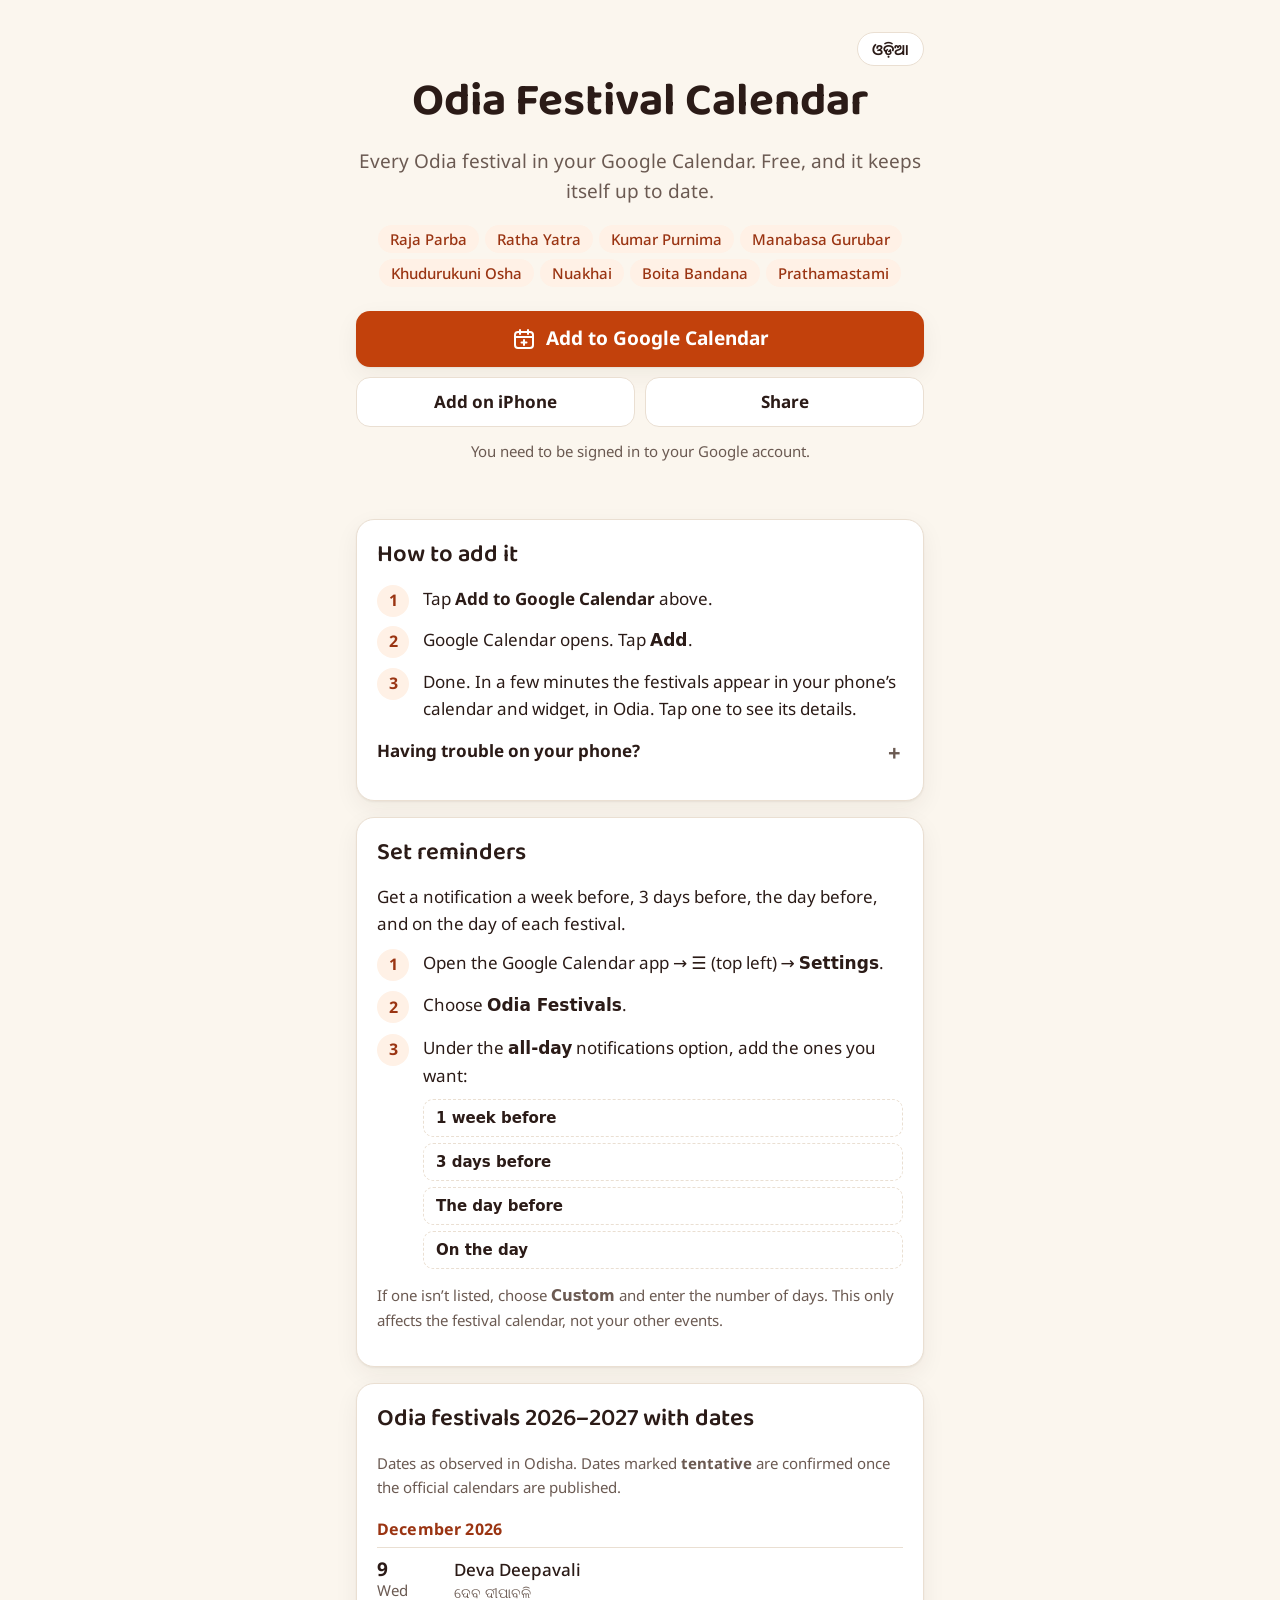
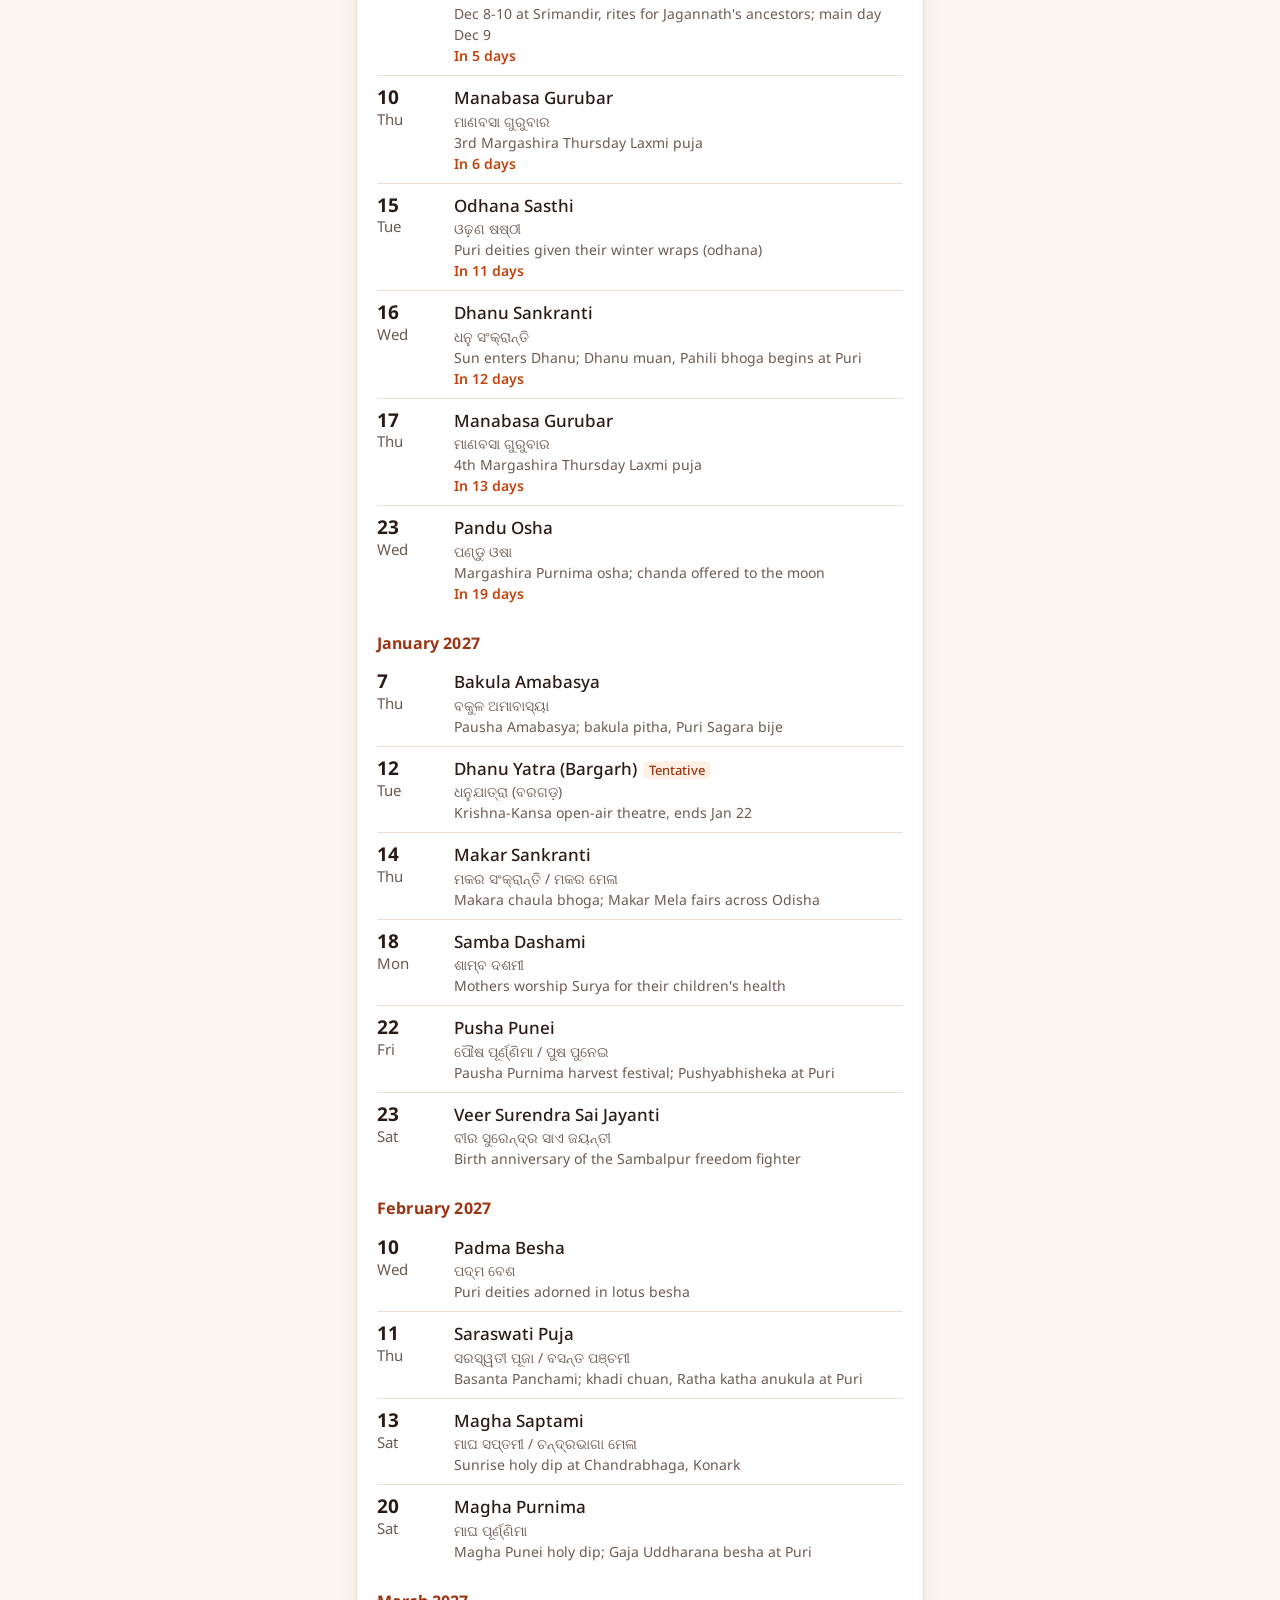
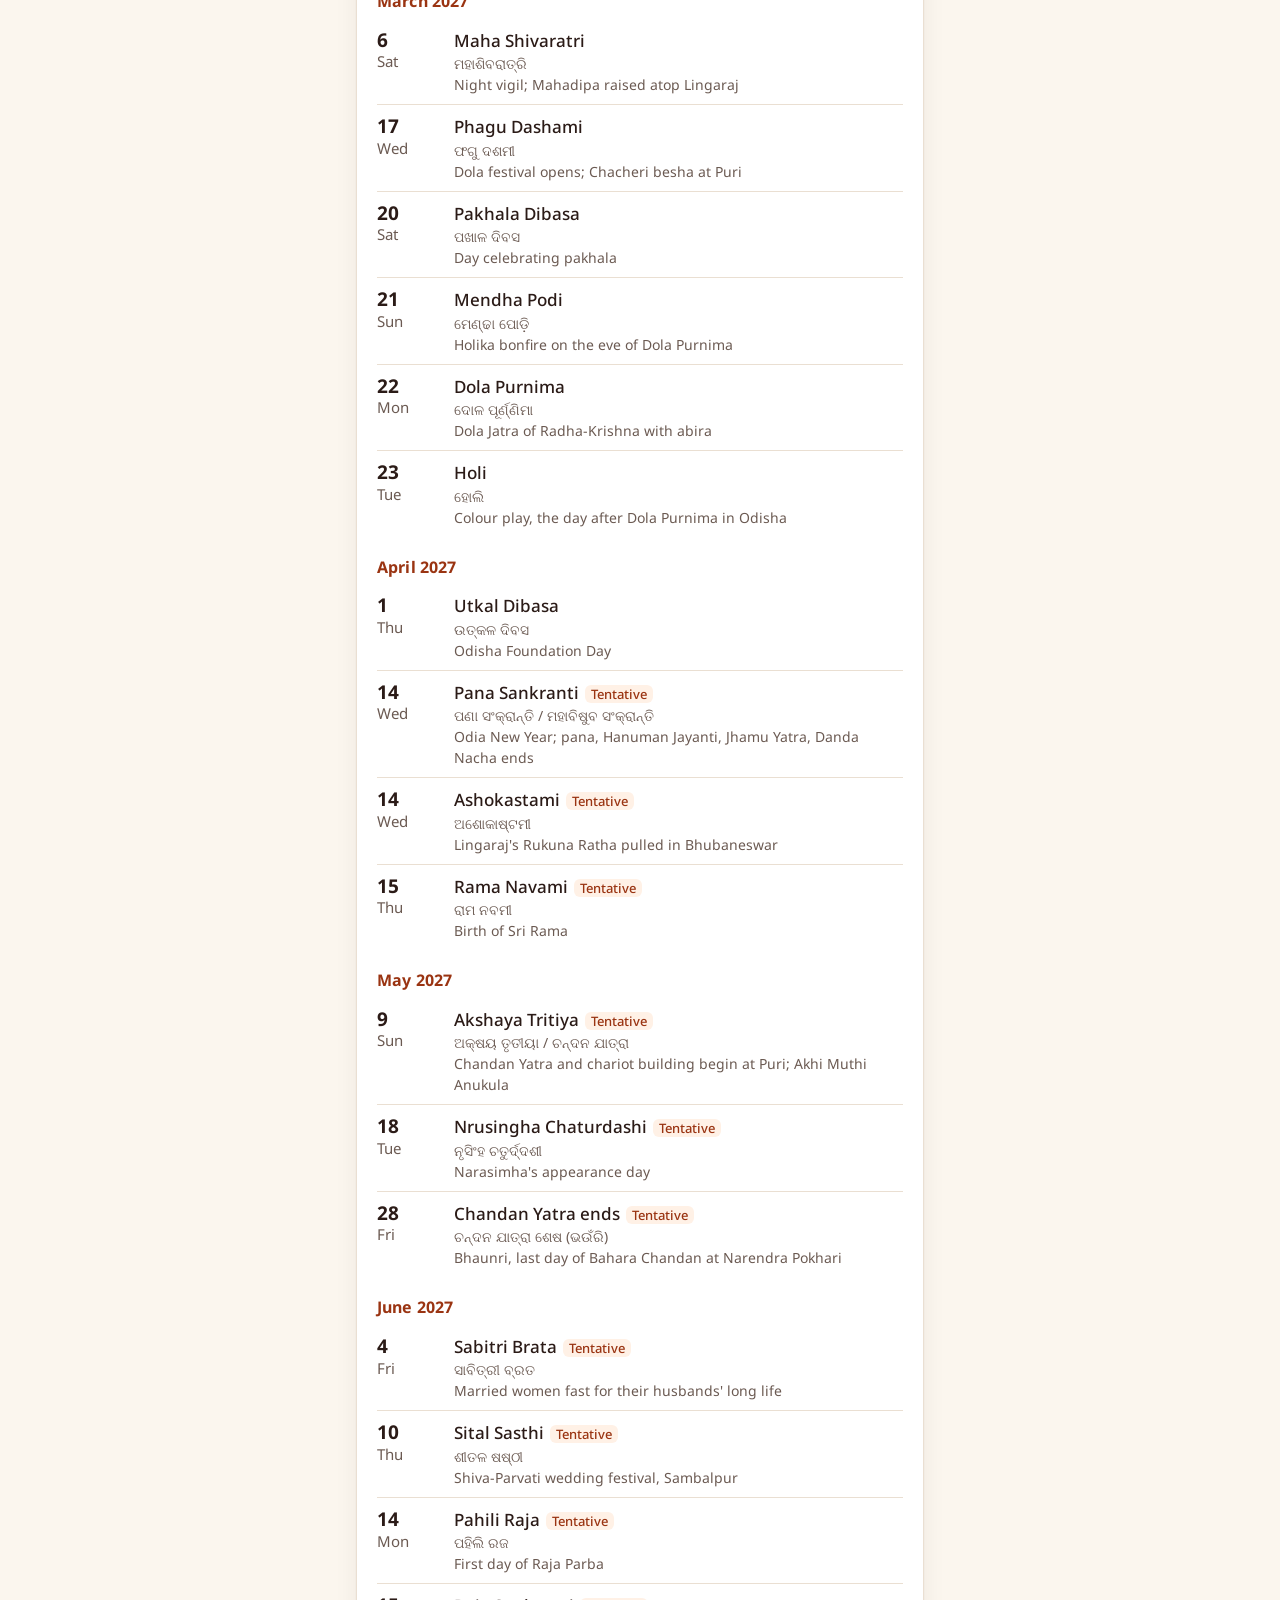
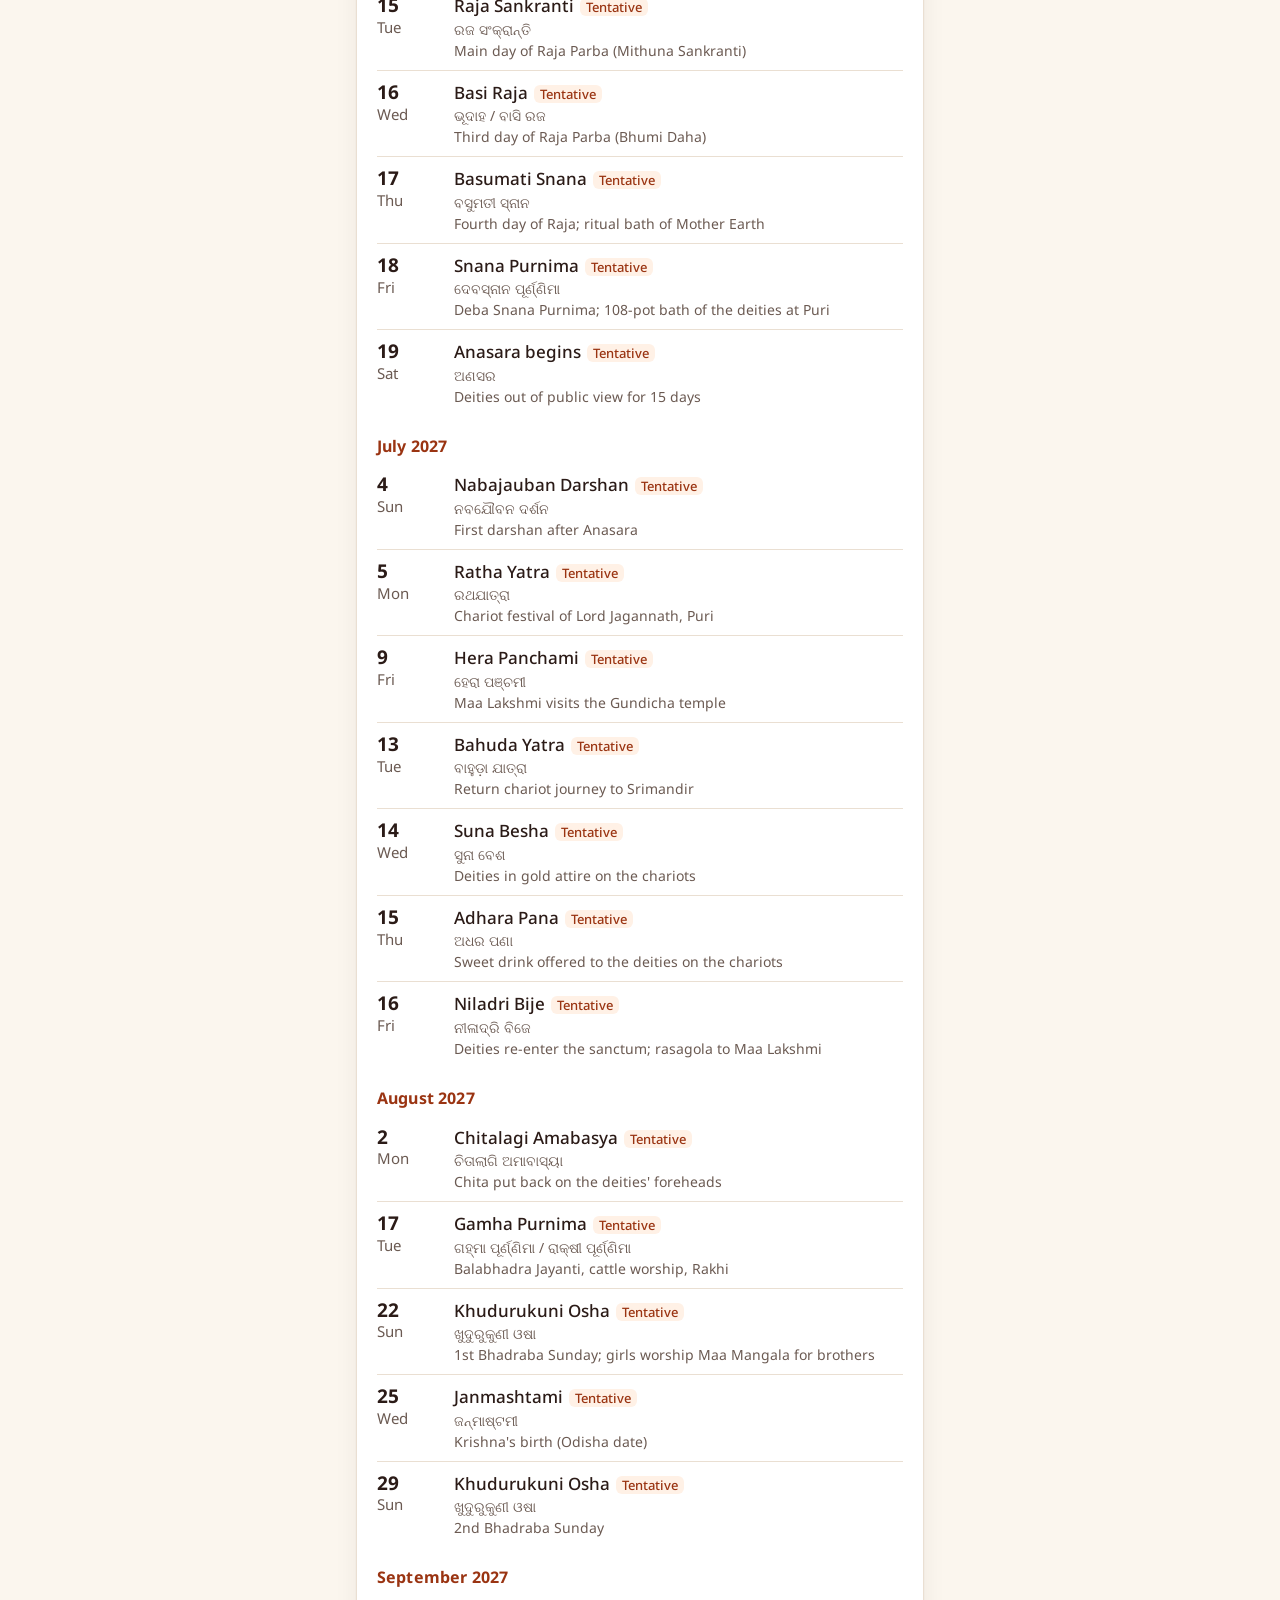
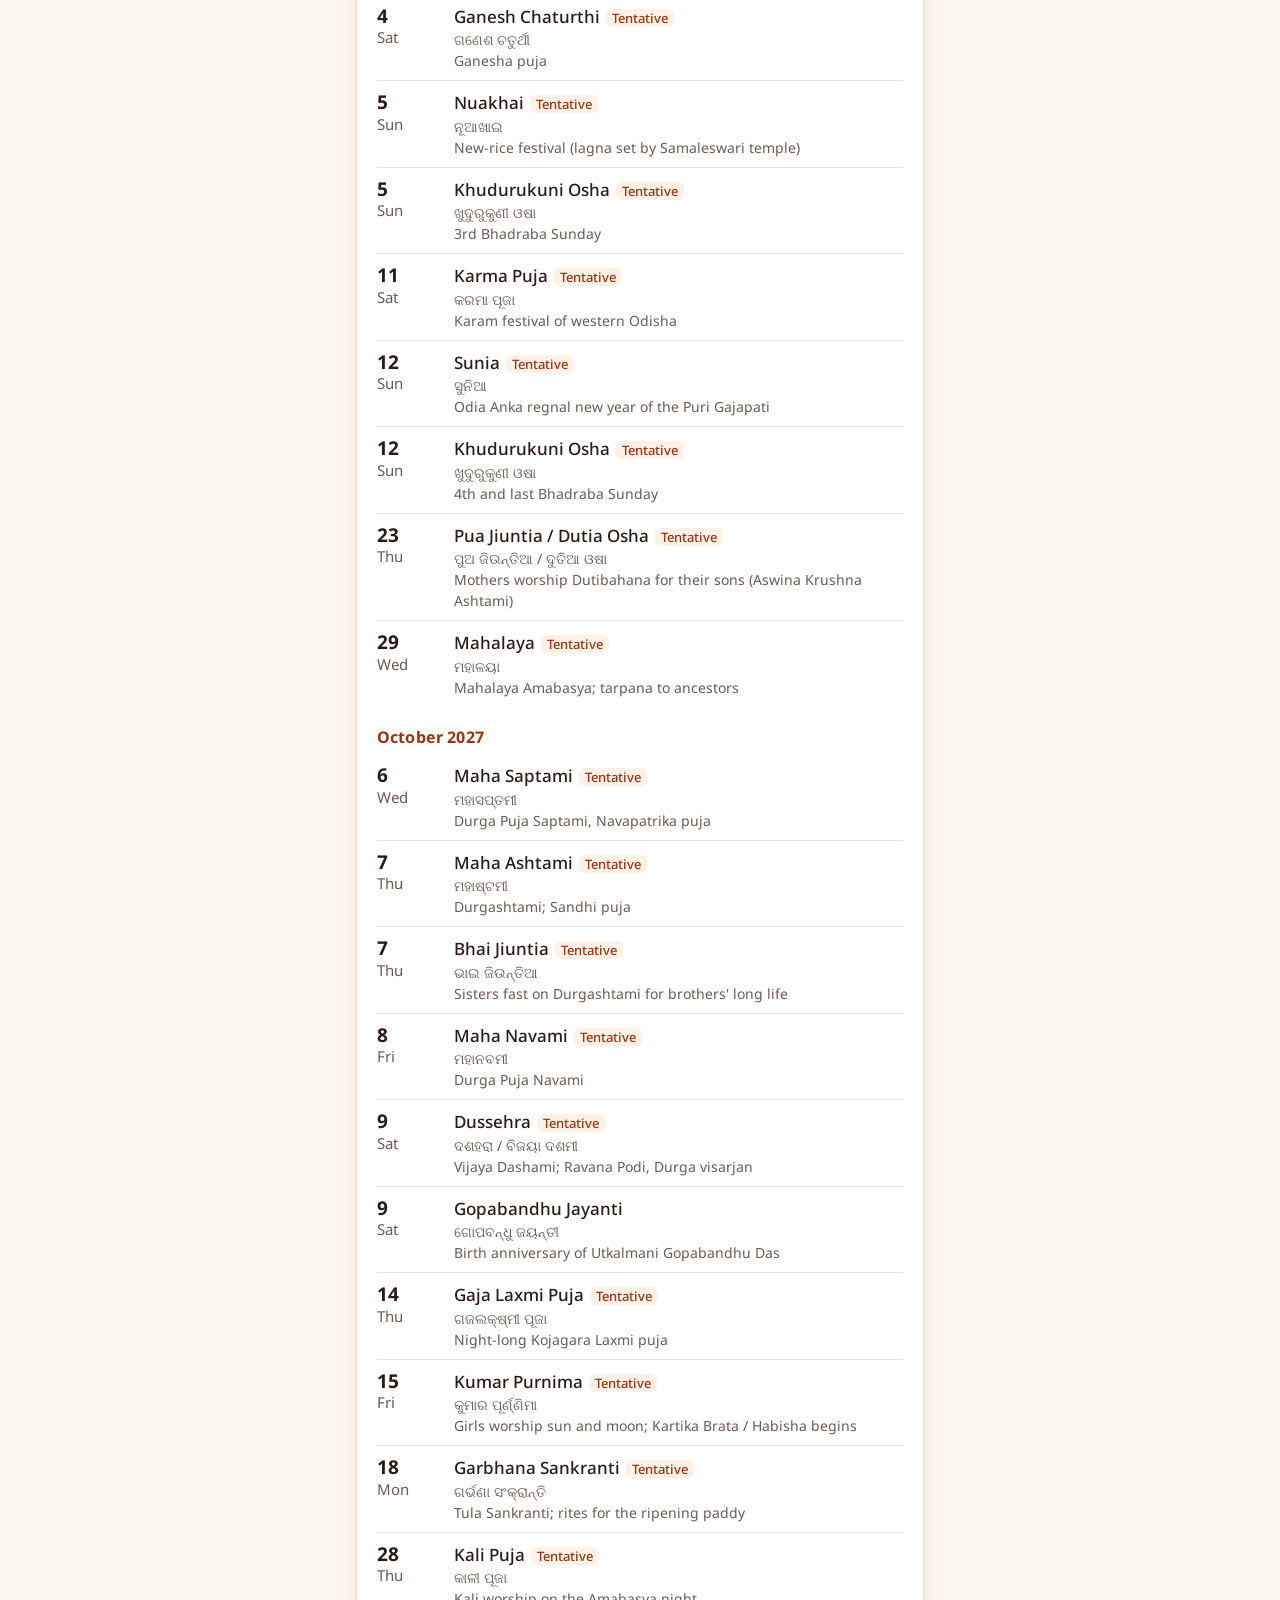
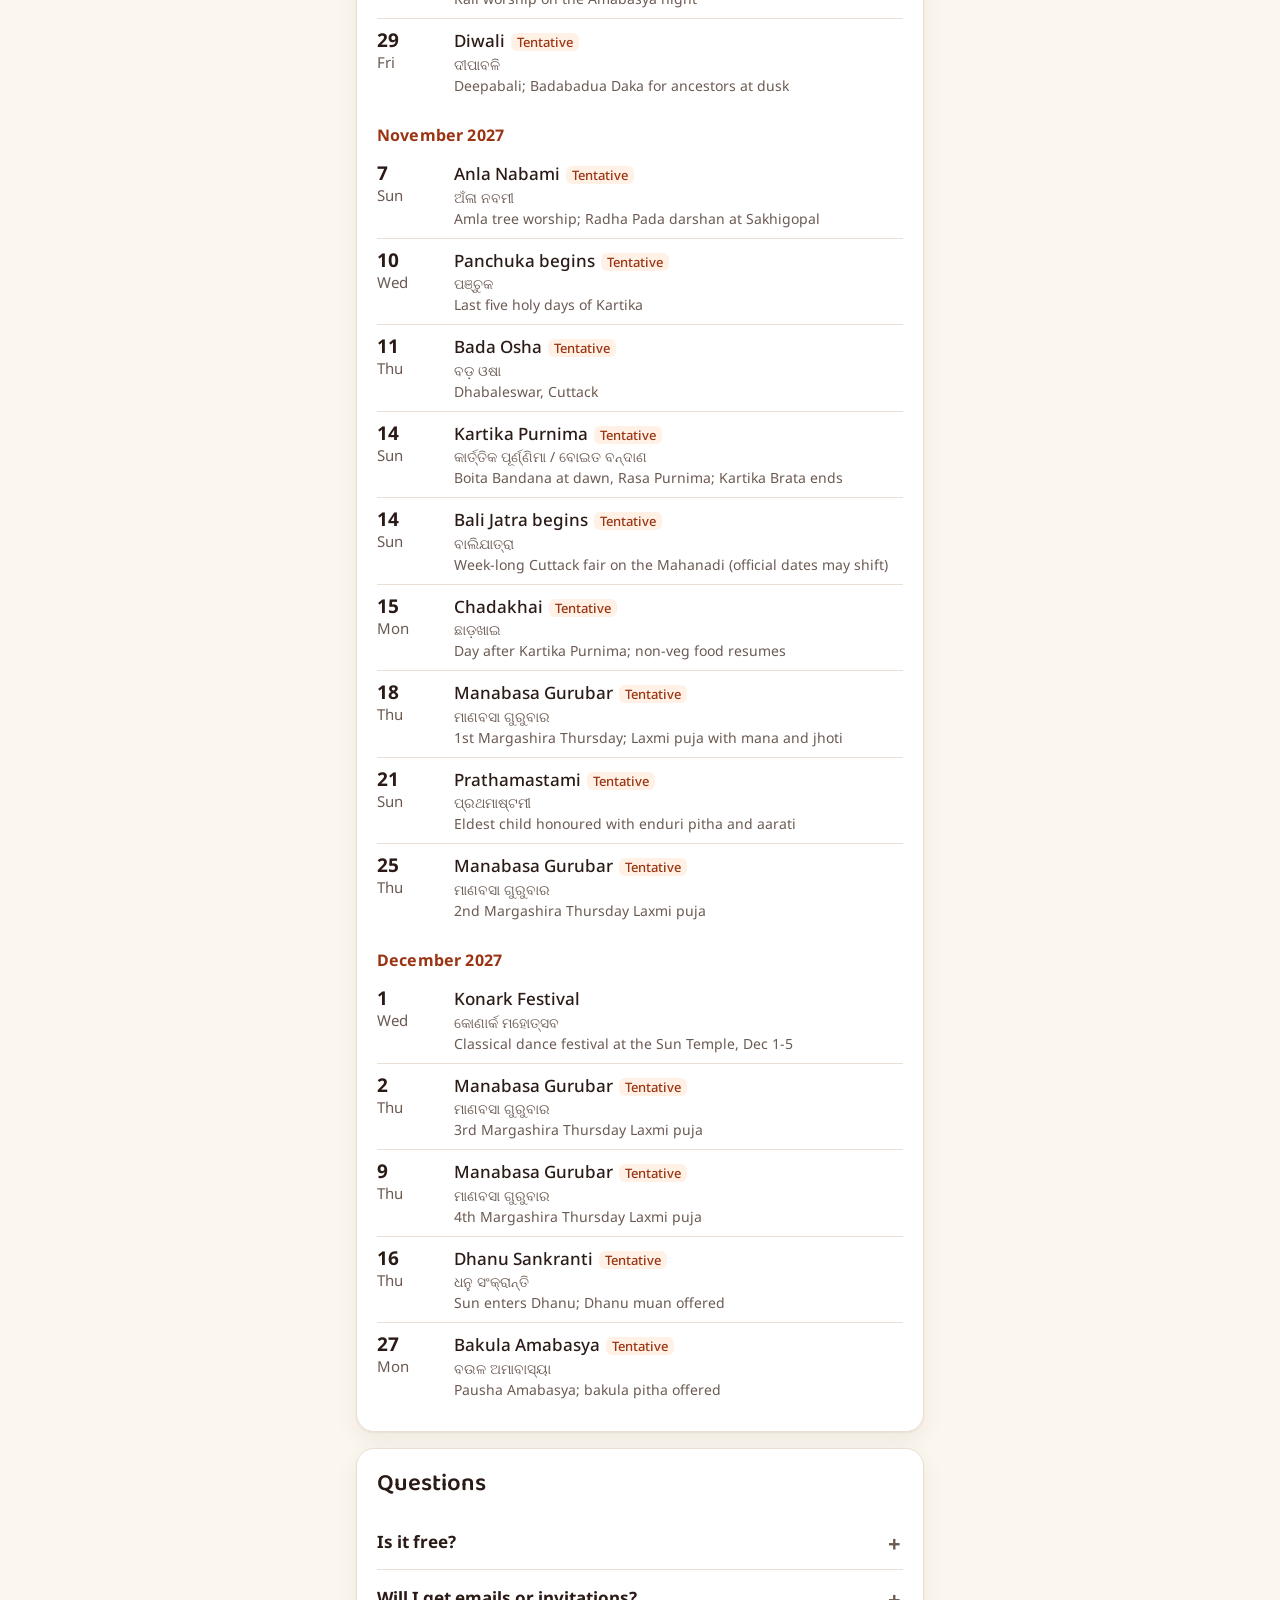
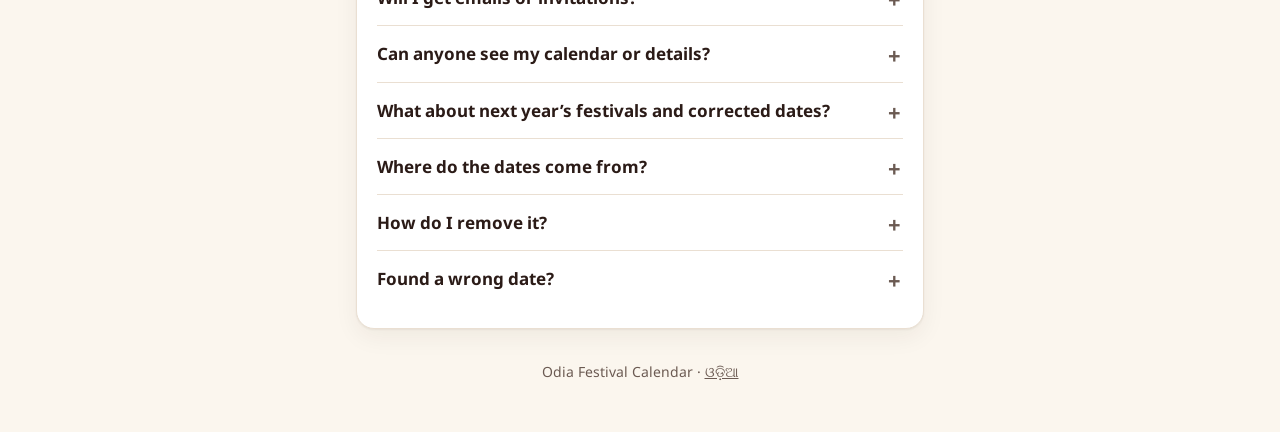
<file: en/index.html>
<!doctype html>
<!-- Generated by scripts/build.mjs from festivals.json. Edit that script, not this file. -->
<html lang="en">
<head>
<meta charset="utf-8">
<meta name="viewport" content="width=device-width, initial-scale=1">
<title>Odia Festival Calendar 2026–2027: Odia Festivals List with Dates</title>
<meta name="description" content="Dates of every Odia festival in 2026–2027: Raja Parba, Ratha Yatra, Kumar Purnima, Manabasa Gurubar, Nuakhai and more. Add them to Google Calendar free, with reminders.">
<link rel="canonical" href="https://rudrapr.github.io/odia-festivals/en/">
<link rel="alternate" hreflang="or" href="https://rudrapr.github.io/odia-festivals/">
<link rel="alternate" hreflang="en" href="https://rudrapr.github.io/odia-festivals/en/">
<link rel="alternate" hreflang="x-default" href="https://rudrapr.github.io/odia-festivals/">
<meta property="og:type" content="website">
<meta property="og:url" content="https://rudrapr.github.io/odia-festivals/en/">
<meta property="og:site_name" content="Odia Festival Calendar">
<meta property="og:title" content="Odia Festival Calendar 2026–2027: Odia Festivals List with Dates">
<meta property="og:description" content="Dates of every Odia festival in 2026–2027: Raja Parba, Ratha Yatra, Kumar Purnima, Manabasa Gurubar, Nuakhai and more. Add them to Google Calendar free, with reminders.">
<meta property="og:locale" content="en_IN">
<meta property="og:image" content="https://rudrapr.github.io/odia-festivals/assets/og-en.png">
<meta property="og:image:width" content="1200">
<meta property="og:image:height" content="630">
<meta name="twitter:card" content="summary_large_image">
<meta name="theme-color" content="#FBF6EE" media="(prefers-color-scheme: light)">
<meta name="theme-color" content="#1A1311" media="(prefers-color-scheme: dark)">
<link rel="icon" href="../assets/icon.svg" type="image/svg+xml">
<link rel="preconnect" href="https://fonts.googleapis.com">
<link rel="preconnect" href="https://fonts.gstatic.com" crossorigin>
<link href="https://fonts.googleapis.com/css2?family=Baloo+Bhaina+2:wght@600;700&family=Noto+Sans:wght@400;500;600;700&family=Noto+Sans+Oriya:wght@400;500&display=swap" rel="stylesheet">
<link rel="stylesheet" href="../assets/site.css">
<script type="application/ld+json">{"@context":"https://schema.org","@graph":[{"@type":"WebSite","@id":"https://rudrapr.github.io/odia-festivals/#website","url":"https://rudrapr.github.io/odia-festivals/","name":"Odia Festival Calendar","inLanguage":["or","en"]},{"@type":"WebPage","@id":"https://rudrapr.github.io/odia-festivals/en/#page","url":"https://rudrapr.github.io/odia-festivals/en/","name":"Odia Festival Calendar 2026–2027: Odia Festivals List with Dates","description":"Dates of every Odia festival in 2026–2027: Raja Parba, Ratha Yatra, Kumar Purnima, Manabasa Gurubar, Nuakhai and more. Add them to Google Calendar free, with reminders.","inLanguage":"en","isPartOf":{"@id":"https://rudrapr.github.io/odia-festivals/#website"}}]}</script>
</head>
<body>
<main>
  <section class="hero">
    <a class="lang" href="../" hreflang="or" lang="or">ଓଡ଼ିଆ</a>
    <h1>Odia Festival Calendar</h1>
    <p class="lead">Every Odia festival in your Google Calendar. Free, and it keeps itself up to date.</p>
    <ul class="names" aria-label="Some of the festivals">
      <li>Raja Parba</li>
      <li>Ratha Yatra</li>
      <li>Kumar Purnima</li>
      <li>Manabasa Gurubar</li>
      <li>Khudurukuni Osha</li>
      <li>Nuakhai</li>
      <li>Boita Bandana</li>
      <li>Prathamastami</li>
    </ul>
    <a class="btn btn-primary" href="https://calendar.google.com/calendar/u/0?cid=YzJhZDQ5YTdkNzg5MWEyNjQwMzgzZjYwM2YzM2M4MGRhM2Y3NWY5MGM1YWIwYWI2OWU0OWY1NTVkOGI1ZDcxY0Bncm91cC5jYWxlbmRhci5nb29nbGUuY29t" target="_blank" rel="noopener">
      <svg width="24" height="24" viewBox="0 0 24 24" fill="none" stroke="currentColor" stroke-width="2" stroke-linecap="round" aria-hidden="true"><rect x="3" y="5" width="18" height="16" rx="3"/><path d="M3 10h18M8 3v4M16 3v4M12 13v5M9.5 15.5h5"/></svg>
      Add to Google Calendar
    </a>
    <div class="row">
      <a class="btn btn-secondary" href="webcal://calendar.google.com/calendar/ical/c2ad49a7d7891a2640383f603f33c80da3f75f90c5ab0ab69e49f555d8b5d71c%40group.calendar.google.com/public/basic.ics">Add on iPhone</a>
      <a class="btn btn-secondary" id="share" href="#" data-text="Every Odia festival in your Google Calendar, free:">Share</a>
    </div>
    <p class="signin">You need to be signed in to your Google account.</p>
  </section>

  <section class="card">
    <h2>How to add it</h2>
    <ol class="steps">
      <li>Tap <b>Add to Google Calendar</b> above.</li>
      <li>Google Calendar opens. Tap <span class="en">Add</span>.</li>
      <li>Done. In a few minutes the festivals appear in your phone’s calendar and widget, in Odia. Tap one to see its details.</li>
    </ol>
    <details>
      <summary>Having trouble on your phone?</summary>
      <p>If nothing happens when you tap the button, open your browser’s <b>⋮</b> menu, choose <span class="en">Desktop site</span>, and tap the button again.</p>
      <p>If the festivals still don’t show on your phone, open the Google Calendar app → <b>☰</b> → <span class="en">Settings</span> → <span class="en">Odia Festivals</span> and turn on <span class="en">Sync</span>.</p>
    </details>
  </section>

  <section class="card">
    <h2>Set reminders</h2>
    <p>Get a notification a week before, 3 days before, the day before, and on the day of each festival.</p>
    <ol class="steps">
      <li>Open the Google Calendar app → <b>☰</b> (top left) → <span class="en">Settings</span>.</li>
      <li>Choose <span class="en">Odia Festivals</span>.</li>
      <li>Under the <span class="en">all-day</span> notifications option, add the ones you want:
        <div class="chips">
          <span><span class="en">1 week before</span></span>
          <span><span class="en">3 days before</span></span>
          <span><span class="en">The day before</span></span>
          <span><span class="en">On the day</span></span>
        </div>
      </li>
    </ol>
    <p class="note">If one isn’t listed, choose <span class="en">Custom</span> and enter the number of days. This only affects the festival calendar, not your other events.</p>
  </section>

  <section class="card" id="festivals">
    <h2>Odia festivals 2026–2027 with dates</h2>
    <p class="note">Dates as observed in Odisha. Dates marked <b>tentative</b> are confirmed once the official calendars are published.</p>
    <div class="month">
      <h3>September 2026</h3>
      <ul class="fest">
        <li data-date="2026-09-23"><time class="when" datetime="2026-09-23"><b>23</b>Wed</time><span class="what">Sunia<span class="alt" lang="or">ସୁନିଆ</span><span class="desc">Odia Anka new year of the Puri Gajapati; Bamana Janma</span></span></li>
        <li data-date="2026-09-25"><time class="when" datetime="2026-09-25"><b>25</b>Fri</time><span class="what">Ananta Brata<span class="alt" lang="or">ଅନନ୍ତ ବ୍ରତ</span><span class="desc">Ananta Chaturdashi; Ananta sutra worn after puja</span></span></li>
      </ul>
    </div>
    <div class="month">
      <h3>October 2026</h3>
      <ul class="fest">
        <li data-date="2026-10-03"><time class="when" datetime="2026-10-03"><b>3</b>Sat</time><span class="what">Pua Jiuntia / Dutia Osha<span class="alt" lang="or">ପୁଅ ଜିଉନ୍ତିଆ / ଦୁତିଆ ଓଷା</span><span class="desc">Mothers worship Dutibahana for their sons (Aswina Krushna Ashtami)</span></span></li>
        <li data-date="2026-10-09"><time class="when" datetime="2026-10-09"><b>9</b>Fri</time><span class="what">Gopabandhu Jayanti<span class="alt" lang="or">ଗୋପବନ୍ଧୁ ଜୟନ୍ତୀ</span><span class="desc">Birth anniversary of Utkalmani Gopabandhu Das</span></span></li>
        <li data-date="2026-10-10"><time class="when" datetime="2026-10-10"><b>10</b>Sat</time><span class="what">Mahalaya<span class="alt" lang="or">ମହାଳୟା</span><span class="desc">Mahalaya Amabasya; tarpana to ancestors, Devi Paksha begins</span></span></li>
        <li data-date="2026-10-17"><time class="when" datetime="2026-10-17"><b>17</b>Sat</time><span class="what">Maha Saptami<span class="alt" lang="or">ମହାସପ୍ତମୀ</span><span class="desc">Durga Puja Saptami, first of the main puja days</span></span></li>
        <li data-date="2026-10-17"><time class="when" datetime="2026-10-17"><b>17</b>Sat</time><span class="what">Garbhana Sankranti<span class="alt" lang="or">ଗର୍ଭଣା ସଂକ୍ରାନ୍ତି</span><span class="desc">Tula Sankranti; rites for the ripening paddy</span></span></li>
        <li data-date="2026-10-18"><time class="when" datetime="2026-10-18"><b>18</b>Sun</time><span class="what">Maha Ashtami<span class="alt" lang="or">ମହାଷ୍ଟମୀ</span><span class="desc">Durgashtami; Sandhi puja at pandals and Shakti peethas</span></span></li>
        <li data-date="2026-10-18"><time class="when" datetime="2026-10-18"><b>18</b>Sun</time><span class="what">Bhai Jiuntia<span class="alt" lang="or">ଭାଇ ଜିଉନ୍ତିଆ</span><span class="desc">Sisters fast on Durgashtami for brothers' long life</span></span></li>
        <li data-date="2026-10-19"><time class="when" datetime="2026-10-19"><b>19</b>Mon</time><span class="what">Maha Navami<span class="alt" lang="or">ମହାନବମୀ</span><span class="desc">Durga Puja Navami, Navami homa</span></span></li>
        <li data-date="2026-10-20"><time class="when" datetime="2026-10-20"><b>20</b>Tue</time><span class="what">Dussehra<span class="alt" lang="or">ଦଶହରା / ବିଜୟା ଦଶମୀ</span><span class="desc">Vijaya Dashami; Ravana Podi, Aparajita puja. Srimandir: Dasahara &amp; Ayudha Puja on Oct 21</span></span></li>
        <li data-date="2026-10-22"><time class="when" datetime="2026-10-22"><b>22</b>Thu</time><span class="what">Radha Damodar Besha<span class="alt" lang="or">ରାଧାଦାମୋଦର ବେଶ</span><span class="desc">Puri deities wear Radha Damodar besha through Kartika</span></span></li>
        <li data-date="2026-10-25"><time class="when" datetime="2026-10-25"><b>25</b>Sun</time><span class="what">Kumar Purnima<span class="alt" lang="or">କୁମାର ପୂର୍ଣ୍ଣିମା / ଗଜଲକ୍ଷ୍ମୀ ପୂଜା</span><span class="desc">Girls worship sun and moon; Gaja Laxmi Puja at night. Srimandir observes on Oct 26</span></span></li>
        <li data-date="2026-10-26"><time class="when" datetime="2026-10-26"><b>26</b>Mon</time><span class="what">Habisha begins<span class="alt" lang="or">ହବିଷ ଆରମ୍ଭ / କାର୍ତ୍ତିକ ବ୍ରତ</span><span class="desc">Month-long Kartika Brata; habisiali eat one meal a day</span></span></li>
      </ul>
    </div>
    <div class="month">
      <h3>November 2026</h3>
      <ul class="fest">
        <li data-date="2026-11-08"><time class="when" datetime="2026-11-08"><b>8</b>Sun</time><span class="what">Diwali / Kali Puja<span class="alt" lang="or">ଦୀପାବଳି / କାଳୀପୂଜା</span><span class="desc">Badabadua Daka for ancestors at dusk; Kali Puja at night. Srimandir: Dipabali Amabasya on Nov 9</span></span></li>
        <li data-date="2026-11-18"><time class="when" datetime="2026-11-18"><b>18</b>Wed</time><span class="what">Anla Nabami<span class="alt" lang="or">ଅଁଳା ନବମୀ</span><span class="desc">Amla tree worship; Radha Pada darshan at Sakhigopal</span></span></li>
        <li data-date="2026-11-21"><time class="when" datetime="2026-11-21"><b>21</b>Sat</time><span class="what">Panchuka begins<span class="alt" lang="or">ପଞ୍ଚୁକ</span><span class="desc">Last five days of Kartika. Puri beshas: Laxmi Narayan (21), Dalikia (22), Laxmi Nrusingha (23), Rajadhiraja (24)</span></span></li>
        <li data-date="2026-11-23"><time class="when" datetime="2026-11-23"><b>23</b>Mon</time><span class="what">Bada Osha<span class="alt" lang="or">ବଡ଼ ଓଷା</span><span class="desc">Bada Singhara besha at Dhabaleswar, Cuttack</span></span></li>
        <li data-date="2026-11-24"><time class="when" datetime="2026-11-24"><b>24</b>Tue</time><span class="what">Kartika Purnima<span class="alt" lang="or">କାର୍ତ୍ତିକ ପୂର୍ଣ୍ଣିମା / ବୋଇତ ବନ୍ଦାଣ</span><span class="desc">Boita Bandana at dawn, Rasa Purnima; Kartika Brata ends</span></span></li>
        <li data-date="2026-11-24"><time class="when" datetime="2026-11-24"><b>24</b>Tue</time><span class="what">Bali Jatra begins<span class="tentative">Tentative</span><span class="alt" lang="or">ବାଲିଯାତ୍ରା</span><span class="desc">Cuttack fair on the Mahanadi, till Dec 1 (official dates may shift)</span></span></li>
        <li data-date="2026-11-25"><time class="when" datetime="2026-11-25"><b>25</b>Wed</time><span class="what">Chadakhai<span class="alt" lang="or">ଛାଡ଼ଖାଇ</span><span class="desc">Day after Kartika Purnima; non-veg food resumes</span></span></li>
        <li data-date="2026-11-26"><time class="when" datetime="2026-11-26"><b>26</b>Thu</time><span class="what">Manabasa Gurubar<span class="alt" lang="or">ମାଣବସା ଗୁରୁବାର</span><span class="desc">1st Margashira Thursday; Laxmi puja with mana and jhoti</span></span></li>
      </ul>
    </div>
    <div class="month">
      <h3>December 2026</h3>
      <ul class="fest">
        <li data-date="2026-12-01"><time class="when" datetime="2026-12-01"><b>1</b>Tue</time><span class="what">Prathamastami<span class="alt" lang="or">ପ୍ରଥମାଷ୍ଟମୀ</span><span class="desc">Eldest child honoured with enduri pitha and aarati</span></span></li>
        <li data-date="2026-12-01"><time class="when" datetime="2026-12-01"><b>1</b>Tue</time><span class="what">Konark Festival<span class="alt" lang="or">କୋଣାର୍କ ମହୋତ୍ସବ</span><span class="desc">Classical dance festival at the Sun Temple, Dec 1-5</span></span></li>
        <li data-date="2026-12-03"><time class="when" datetime="2026-12-03"><b>3</b>Thu</time><span class="what">Manabasa Gurubar<span class="alt" lang="or">ମାଣବସା ଗୁରୁବାର</span><span class="desc">2nd Margashira Thursday Laxmi puja</span></span></li>
        <li data-date="2026-12-09"><time class="when" datetime="2026-12-09"><b>9</b>Wed</time><span class="what">Deva Deepavali<span class="alt" lang="or">ଦେବ ଦୀପାବଳି</span><span class="desc">Dec 8-10 at Srimandir, rites for Jagannath's ancestors; main day Dec 9</span></span></li>
        <li data-date="2026-12-10"><time class="when" datetime="2026-12-10"><b>10</b>Thu</time><span class="what">Manabasa Gurubar<span class="alt" lang="or">ମାଣବସା ଗୁରୁବାର</span><span class="desc">3rd Margashira Thursday Laxmi puja</span></span></li>
        <li data-date="2026-12-15"><time class="when" datetime="2026-12-15"><b>15</b>Tue</time><span class="what">Odhana Sasthi<span class="alt" lang="or">ଓଢ଼ଣ ଷଷ୍ଠୀ</span><span class="desc">Puri deities given their winter wraps (odhana)</span></span></li>
        <li data-date="2026-12-16"><time class="when" datetime="2026-12-16"><b>16</b>Wed</time><span class="what">Dhanu Sankranti<span class="alt" lang="or">ଧନୁ ସଂକ୍ରାନ୍ତି</span><span class="desc">Sun enters Dhanu; Dhanu muan, Pahili bhoga begins at Puri</span></span></li>
        <li data-date="2026-12-17"><time class="when" datetime="2026-12-17"><b>17</b>Thu</time><span class="what">Manabasa Gurubar<span class="alt" lang="or">ମାଣବସା ଗୁରୁବାର</span><span class="desc">4th Margashira Thursday Laxmi puja</span></span></li>
        <li data-date="2026-12-23"><time class="when" datetime="2026-12-23"><b>23</b>Wed</time><span class="what">Pandu Osha<span class="alt" lang="or">ପଣ୍ଡୁ ଓଷା</span><span class="desc">Margashira Purnima osha; chanda offered to the moon</span></span></li>
      </ul>
    </div>
    <div class="month">
      <h3>January 2027</h3>
      <ul class="fest">
        <li data-date="2027-01-07"><time class="when" datetime="2027-01-07"><b>7</b>Thu</time><span class="what">Bakula Amabasya<span class="alt" lang="or">ବକୁଳ ଅମାବାସ୍ୟା</span><span class="desc">Pausha Amabasya; bakula pitha, Puri Sagara bije</span></span></li>
        <li data-date="2027-01-12"><time class="when" datetime="2027-01-12"><b>12</b>Tue</time><span class="what">Dhanu Yatra (Bargarh)<span class="tentative">Tentative</span><span class="alt" lang="or">ଧନୁଯାତ୍ରା (ବରଗଡ଼)</span><span class="desc">Krishna-Kansa open-air theatre, ends Jan 22</span></span></li>
        <li data-date="2027-01-14"><time class="when" datetime="2027-01-14"><b>14</b>Thu</time><span class="what">Makar Sankranti<span class="alt" lang="or">ମକର ସଂକ୍ରାନ୍ତି / ମକର ମେଳା</span><span class="desc">Makara chaula bhoga; Makar Mela fairs across Odisha</span></span></li>
        <li data-date="2027-01-18"><time class="when" datetime="2027-01-18"><b>18</b>Mon</time><span class="what">Samba Dashami<span class="alt" lang="or">ଶାମ୍ବ ଦଶମୀ</span><span class="desc">Mothers worship Surya for their children's health</span></span></li>
        <li data-date="2027-01-22"><time class="when" datetime="2027-01-22"><b>22</b>Fri</time><span class="what">Pusha Punei<span class="alt" lang="or">ପୌଷ ପୂର୍ଣ୍ଣିମା / ପୁଷ ପୁନେଇ</span><span class="desc">Pausha Purnima harvest festival; Pushyabhisheka at Puri</span></span></li>
        <li data-date="2027-01-23"><time class="when" datetime="2027-01-23"><b>23</b>Sat</time><span class="what">Veer Surendra Sai Jayanti<span class="alt" lang="or">ବୀର ସୁରେନ୍ଦ୍ର ସାଏ ଜୟନ୍ତୀ</span><span class="desc">Birth anniversary of the Sambalpur freedom fighter</span></span></li>
      </ul>
    </div>
    <div class="month">
      <h3>February 2027</h3>
      <ul class="fest">
        <li data-date="2027-02-10"><time class="when" datetime="2027-02-10"><b>10</b>Wed</time><span class="what">Padma Besha<span class="alt" lang="or">ପଦ୍ମ ବେଶ</span><span class="desc">Puri deities adorned in lotus besha</span></span></li>
        <li data-date="2027-02-11"><time class="when" datetime="2027-02-11"><b>11</b>Thu</time><span class="what">Saraswati Puja<span class="alt" lang="or">ସରସ୍ୱତୀ ପୂଜା / ବସନ୍ତ ପଞ୍ଚମୀ</span><span class="desc">Basanta Panchami; khadi chuan, Ratha katha anukula at Puri</span></span></li>
        <li data-date="2027-02-13"><time class="when" datetime="2027-02-13"><b>13</b>Sat</time><span class="what">Magha Saptami<span class="alt" lang="or">ମାଘ ସପ୍ତମୀ / ଚନ୍ଦ୍ରଭାଗା ମେଳା</span><span class="desc">Sunrise holy dip at Chandrabhaga, Konark</span></span></li>
        <li data-date="2027-02-20"><time class="when" datetime="2027-02-20"><b>20</b>Sat</time><span class="what">Magha Purnima<span class="alt" lang="or">ମାଘ ପୂର୍ଣ୍ଣିମା</span><span class="desc">Magha Punei holy dip; Gaja Uddharana besha at Puri</span></span></li>
      </ul>
    </div>
    <div class="month">
      <h3>March 2027</h3>
      <ul class="fest">
        <li data-date="2027-03-06"><time class="when" datetime="2027-03-06"><b>6</b>Sat</time><span class="what">Maha Shivaratri<span class="alt" lang="or">ମହାଶିବରାତ୍ରି</span><span class="desc">Night vigil; Mahadipa raised atop Lingaraj</span></span></li>
        <li data-date="2027-03-17"><time class="when" datetime="2027-03-17"><b>17</b>Wed</time><span class="what">Phagu Dashami<span class="alt" lang="or">ଫଗୁ ଦଶମୀ</span><span class="desc">Dola festival opens; Chacheri besha at Puri</span></span></li>
        <li data-date="2027-03-20"><time class="when" datetime="2027-03-20"><b>20</b>Sat</time><span class="what">Pakhala Dibasa<span class="alt" lang="or">ପଖାଳ ଦିବସ</span><span class="desc">Day celebrating pakhala</span></span></li>
        <li data-date="2027-03-21"><time class="when" datetime="2027-03-21"><b>21</b>Sun</time><span class="what">Mendha Podi<span class="alt" lang="or">ମେଣ୍ଢା ପୋଡ଼ି</span><span class="desc">Holika bonfire on the eve of Dola Purnima</span></span></li>
        <li data-date="2027-03-22"><time class="when" datetime="2027-03-22"><b>22</b>Mon</time><span class="what">Dola Purnima<span class="alt" lang="or">ଦୋଳ ପୂର୍ଣ୍ଣିମା</span><span class="desc">Dola Jatra of Radha-Krishna with abira</span></span></li>
        <li data-date="2027-03-23"><time class="when" datetime="2027-03-23"><b>23</b>Tue</time><span class="what">Holi<span class="alt" lang="or">ହୋଲି</span><span class="desc">Colour play, the day after Dola Purnima in Odisha</span></span></li>
      </ul>
    </div>
    <div class="month">
      <h3>April 2027</h3>
      <ul class="fest">
        <li data-date="2027-04-01"><time class="when" datetime="2027-04-01"><b>1</b>Thu</time><span class="what">Utkal Dibasa<span class="alt" lang="or">ଉତ୍କଳ ଦିବସ</span><span class="desc">Odisha Foundation Day</span></span></li>
        <li data-date="2027-04-14"><time class="when" datetime="2027-04-14"><b>14</b>Wed</time><span class="what">Pana Sankranti<span class="tentative">Tentative</span><span class="alt" lang="or">ପଣା ସଂକ୍ରାନ୍ତି / ମହାବିଷୁବ ସଂକ୍ରାନ୍ତି</span><span class="desc">Odia New Year; pana, Hanuman Jayanti, Jhamu Yatra, Danda Nacha ends</span></span></li>
        <li data-date="2027-04-14"><time class="when" datetime="2027-04-14"><b>14</b>Wed</time><span class="what">Ashokastami<span class="tentative">Tentative</span><span class="alt" lang="or">ଅଶୋକାଷ୍ଟମୀ</span><span class="desc">Lingaraj's Rukuna Ratha pulled in Bhubaneswar</span></span></li>
        <li data-date="2027-04-15"><time class="when" datetime="2027-04-15"><b>15</b>Thu</time><span class="what">Rama Navami<span class="tentative">Tentative</span><span class="alt" lang="or">ରାମ ନବମୀ</span><span class="desc">Birth of Sri Rama</span></span></li>
      </ul>
    </div>
    <div class="month">
      <h3>May 2027</h3>
      <ul class="fest">
        <li data-date="2027-05-09"><time class="when" datetime="2027-05-09"><b>9</b>Sun</time><span class="what">Akshaya Tritiya<span class="tentative">Tentative</span><span class="alt" lang="or">ଅକ୍ଷୟ ତୃତୀୟା / ଚନ୍ଦନ ଯାତ୍ରା</span><span class="desc">Chandan Yatra and chariot building begin at Puri; Akhi Muthi Anukula</span></span></li>
        <li data-date="2027-05-18"><time class="when" datetime="2027-05-18"><b>18</b>Tue</time><span class="what">Nrusingha Chaturdashi<span class="tentative">Tentative</span><span class="alt" lang="or">ନୃସିଂହ ଚତୁର୍ଦ୍ଦଶୀ</span><span class="desc">Narasimha's appearance day</span></span></li>
        <li data-date="2027-05-28"><time class="when" datetime="2027-05-28"><b>28</b>Fri</time><span class="what">Chandan Yatra ends<span class="tentative">Tentative</span><span class="alt" lang="or">ଚନ୍ଦନ ଯାତ୍ରା ଶେଷ (ଭଉଁରି)</span><span class="desc">Bhaunri, last day of Bahara Chandan at Narendra Pokhari</span></span></li>
      </ul>
    </div>
    <div class="month">
      <h3>June 2027</h3>
      <ul class="fest">
        <li data-date="2027-06-04"><time class="when" datetime="2027-06-04"><b>4</b>Fri</time><span class="what">Sabitri Brata<span class="tentative">Tentative</span><span class="alt" lang="or">ସାବିତ୍ରୀ ବ୍ରତ</span><span class="desc">Married women fast for their husbands' long life</span></span></li>
        <li data-date="2027-06-10"><time class="when" datetime="2027-06-10"><b>10</b>Thu</time><span class="what">Sital Sasthi<span class="tentative">Tentative</span><span class="alt" lang="or">ଶୀତଳ ଷଷ୍ଠୀ</span><span class="desc">Shiva-Parvati wedding festival, Sambalpur</span></span></li>
        <li data-date="2027-06-14"><time class="when" datetime="2027-06-14"><b>14</b>Mon</time><span class="what">Pahili Raja<span class="tentative">Tentative</span><span class="alt" lang="or">ପହିଲି ରଜ</span><span class="desc">First day of Raja Parba</span></span></li>
        <li data-date="2027-06-15"><time class="when" datetime="2027-06-15"><b>15</b>Tue</time><span class="what">Raja Sankranti<span class="tentative">Tentative</span><span class="alt" lang="or">ରଜ ସଂକ୍ରାନ୍ତି</span><span class="desc">Main day of Raja Parba (Mithuna Sankranti)</span></span></li>
        <li data-date="2027-06-16"><time class="when" datetime="2027-06-16"><b>16</b>Wed</time><span class="what">Basi Raja<span class="tentative">Tentative</span><span class="alt" lang="or">ଭୂଦାହ / ବାସି ରଜ</span><span class="desc">Third day of Raja Parba (Bhumi Daha)</span></span></li>
        <li data-date="2027-06-17"><time class="when" datetime="2027-06-17"><b>17</b>Thu</time><span class="what">Basumati Snana<span class="tentative">Tentative</span><span class="alt" lang="or">ବସୁମତୀ ସ୍ନାନ</span><span class="desc">Fourth day of Raja; ritual bath of Mother Earth</span></span></li>
        <li data-date="2027-06-18"><time class="when" datetime="2027-06-18"><b>18</b>Fri</time><span class="what">Snana Purnima<span class="tentative">Tentative</span><span class="alt" lang="or">ଦେବସ୍ନାନ ପୂର୍ଣ୍ଣିମା</span><span class="desc">Deba Snana Purnima; 108-pot bath of the deities at Puri</span></span></li>
        <li data-date="2027-06-19"><time class="when" datetime="2027-06-19"><b>19</b>Sat</time><span class="what">Anasara begins<span class="tentative">Tentative</span><span class="alt" lang="or">ଅଣସର</span><span class="desc">Deities out of public view for 15 days</span></span></li>
      </ul>
    </div>
    <div class="month">
      <h3>July 2027</h3>
      <ul class="fest">
        <li data-date="2027-07-04"><time class="when" datetime="2027-07-04"><b>4</b>Sun</time><span class="what">Nabajauban Darshan<span class="tentative">Tentative</span><span class="alt" lang="or">ନବଯୌବନ ଦର୍ଶନ</span><span class="desc">First darshan after Anasara</span></span></li>
        <li data-date="2027-07-05"><time class="when" datetime="2027-07-05"><b>5</b>Mon</time><span class="what">Ratha Yatra<span class="tentative">Tentative</span><span class="alt" lang="or">ରଥଯାତ୍ରା</span><span class="desc">Chariot festival of Lord Jagannath, Puri</span></span></li>
        <li data-date="2027-07-09"><time class="when" datetime="2027-07-09"><b>9</b>Fri</time><span class="what">Hera Panchami<span class="tentative">Tentative</span><span class="alt" lang="or">ହେରା ପଞ୍ଚମୀ</span><span class="desc">Maa Lakshmi visits the Gundicha temple</span></span></li>
        <li data-date="2027-07-13"><time class="when" datetime="2027-07-13"><b>13</b>Tue</time><span class="what">Bahuda Yatra<span class="tentative">Tentative</span><span class="alt" lang="or">ବାହୁଡ଼ା ଯାତ୍ରା</span><span class="desc">Return chariot journey to Srimandir</span></span></li>
        <li data-date="2027-07-14"><time class="when" datetime="2027-07-14"><b>14</b>Wed</time><span class="what">Suna Besha<span class="tentative">Tentative</span><span class="alt" lang="or">ସୁନା ବେଶ</span><span class="desc">Deities in gold attire on the chariots</span></span></li>
        <li data-date="2027-07-15"><time class="when" datetime="2027-07-15"><b>15</b>Thu</time><span class="what">Adhara Pana<span class="tentative">Tentative</span><span class="alt" lang="or">ଅଧର ପଣା</span><span class="desc">Sweet drink offered to the deities on the chariots</span></span></li>
        <li data-date="2027-07-16"><time class="when" datetime="2027-07-16"><b>16</b>Fri</time><span class="what">Niladri Bije<span class="tentative">Tentative</span><span class="alt" lang="or">ନୀଳାଦ୍ରି ବିଜେ</span><span class="desc">Deities re-enter the sanctum; rasagola to Maa Lakshmi</span></span></li>
      </ul>
    </div>
    <div class="month">
      <h3>August 2027</h3>
      <ul class="fest">
        <li data-date="2027-08-02"><time class="when" datetime="2027-08-02"><b>2</b>Mon</time><span class="what">Chitalagi Amabasya<span class="tentative">Tentative</span><span class="alt" lang="or">ଚିତାଲାଗି ଅମାବାସ୍ୟା</span><span class="desc">Chita put back on the deities' foreheads</span></span></li>
        <li data-date="2027-08-17"><time class="when" datetime="2027-08-17"><b>17</b>Tue</time><span class="what">Gamha Purnima<span class="tentative">Tentative</span><span class="alt" lang="or">ଗହ୍ମା ପୂର୍ଣ୍ଣିମା / ରାକ୍ଷୀ ପୂର୍ଣ୍ଣିମା</span><span class="desc">Balabhadra Jayanti, cattle worship, Rakhi</span></span></li>
        <li data-date="2027-08-22"><time class="when" datetime="2027-08-22"><b>22</b>Sun</time><span class="what">Khudurukuni Osha<span class="tentative">Tentative</span><span class="alt" lang="or">ଖୁଦୁରୁକୁଣୀ ଓଷା</span><span class="desc">1st Bhadraba Sunday; girls worship Maa Mangala for brothers</span></span></li>
        <li data-date="2027-08-25"><time class="when" datetime="2027-08-25"><b>25</b>Wed</time><span class="what">Janmashtami<span class="tentative">Tentative</span><span class="alt" lang="or">ଜନ୍ମାଷ୍ଟମୀ</span><span class="desc">Krishna's birth (Odisha date)</span></span></li>
        <li data-date="2027-08-29"><time class="when" datetime="2027-08-29"><b>29</b>Sun</time><span class="what">Khudurukuni Osha<span class="tentative">Tentative</span><span class="alt" lang="or">ଖୁଦୁରୁକୁଣୀ ଓଷା</span><span class="desc">2nd Bhadraba Sunday</span></span></li>
      </ul>
    </div>
    <div class="month">
      <h3>September 2027</h3>
      <ul class="fest">
        <li data-date="2027-09-04"><time class="when" datetime="2027-09-04"><b>4</b>Sat</time><span class="what">Ganesh Chaturthi<span class="tentative">Tentative</span><span class="alt" lang="or">ଗଣେଶ ଚତୁର୍ଥୀ</span><span class="desc">Ganesha puja</span></span></li>
        <li data-date="2027-09-05"><time class="when" datetime="2027-09-05"><b>5</b>Sun</time><span class="what">Nuakhai<span class="tentative">Tentative</span><span class="alt" lang="or">ନୂଆଖାଇ</span><span class="desc">New-rice festival (lagna set by Samaleswari temple)</span></span></li>
        <li data-date="2027-09-05"><time class="when" datetime="2027-09-05"><b>5</b>Sun</time><span class="what">Khudurukuni Osha<span class="tentative">Tentative</span><span class="alt" lang="or">ଖୁଦୁରୁକୁଣୀ ଓଷା</span><span class="desc">3rd Bhadraba Sunday</span></span></li>
        <li data-date="2027-09-11"><time class="when" datetime="2027-09-11"><b>11</b>Sat</time><span class="what">Karma Puja<span class="tentative">Tentative</span><span class="alt" lang="or">କରମା ପୂଜା</span><span class="desc">Karam festival of western Odisha</span></span></li>
        <li data-date="2027-09-12"><time class="when" datetime="2027-09-12"><b>12</b>Sun</time><span class="what">Sunia<span class="tentative">Tentative</span><span class="alt" lang="or">ସୁନିଆ</span><span class="desc">Odia Anka regnal new year of the Puri Gajapati</span></span></li>
        <li data-date="2027-09-12"><time class="when" datetime="2027-09-12"><b>12</b>Sun</time><span class="what">Khudurukuni Osha<span class="tentative">Tentative</span><span class="alt" lang="or">ଖୁଦୁରୁକୁଣୀ ଓଷା</span><span class="desc">4th and last Bhadraba Sunday</span></span></li>
        <li data-date="2027-09-23"><time class="when" datetime="2027-09-23"><b>23</b>Thu</time><span class="what">Pua Jiuntia / Dutia Osha<span class="tentative">Tentative</span><span class="alt" lang="or">ପୁଅ ଜିଉନ୍ତିଆ / ଦୁତିଆ ଓଷା</span><span class="desc">Mothers worship Dutibahana for their sons (Aswina Krushna Ashtami)</span></span></li>
        <li data-date="2027-09-29"><time class="when" datetime="2027-09-29"><b>29</b>Wed</time><span class="what">Mahalaya<span class="tentative">Tentative</span><span class="alt" lang="or">ମହାଳୟା</span><span class="desc">Mahalaya Amabasya; tarpana to ancestors</span></span></li>
      </ul>
    </div>
    <div class="month">
      <h3>October 2027</h3>
      <ul class="fest">
        <li data-date="2027-10-06"><time class="when" datetime="2027-10-06"><b>6</b>Wed</time><span class="what">Maha Saptami<span class="tentative">Tentative</span><span class="alt" lang="or">ମହାସପ୍ତମୀ</span><span class="desc">Durga Puja Saptami, Navapatrika puja</span></span></li>
        <li data-date="2027-10-07"><time class="when" datetime="2027-10-07"><b>7</b>Thu</time><span class="what">Maha Ashtami<span class="tentative">Tentative</span><span class="alt" lang="or">ମହାଷ୍ଟମୀ</span><span class="desc">Durgashtami; Sandhi puja</span></span></li>
        <li data-date="2027-10-07"><time class="when" datetime="2027-10-07"><b>7</b>Thu</time><span class="what">Bhai Jiuntia<span class="tentative">Tentative</span><span class="alt" lang="or">ଭାଇ ଜିଉନ୍ତିଆ</span><span class="desc">Sisters fast on Durgashtami for brothers' long life</span></span></li>
        <li data-date="2027-10-08"><time class="when" datetime="2027-10-08"><b>8</b>Fri</time><span class="what">Maha Navami<span class="tentative">Tentative</span><span class="alt" lang="or">ମହାନବମୀ</span><span class="desc">Durga Puja Navami</span></span></li>
        <li data-date="2027-10-09"><time class="when" datetime="2027-10-09"><b>9</b>Sat</time><span class="what">Dussehra<span class="tentative">Tentative</span><span class="alt" lang="or">ଦଶହରା / ବିଜୟା ଦଶମୀ</span><span class="desc">Vijaya Dashami; Ravana Podi, Durga visarjan</span></span></li>
        <li data-date="2027-10-09"><time class="when" datetime="2027-10-09"><b>9</b>Sat</time><span class="what">Gopabandhu Jayanti<span class="alt" lang="or">ଗୋପବନ୍ଧୁ ଜୟନ୍ତୀ</span><span class="desc">Birth anniversary of Utkalmani Gopabandhu Das</span></span></li>
        <li data-date="2027-10-14"><time class="when" datetime="2027-10-14"><b>14</b>Thu</time><span class="what">Gaja Laxmi Puja<span class="tentative">Tentative</span><span class="alt" lang="or">ଗଜଲକ୍ଷ୍ମୀ ପୂଜା</span><span class="desc">Night-long Kojagara Laxmi puja</span></span></li>
        <li data-date="2027-10-15"><time class="when" datetime="2027-10-15"><b>15</b>Fri</time><span class="what">Kumar Purnima<span class="tentative">Tentative</span><span class="alt" lang="or">କୁମାର ପୂର୍ଣ୍ଣିମା</span><span class="desc">Girls worship sun and moon; Kartika Brata / Habisha begins</span></span></li>
        <li data-date="2027-10-18"><time class="when" datetime="2027-10-18"><b>18</b>Mon</time><span class="what">Garbhana Sankranti<span class="tentative">Tentative</span><span class="alt" lang="or">ଗର୍ଭଣା ସଂକ୍ରାନ୍ତି</span><span class="desc">Tula Sankranti; rites for the ripening paddy</span></span></li>
        <li data-date="2027-10-28"><time class="when" datetime="2027-10-28"><b>28</b>Thu</time><span class="what">Kali Puja<span class="tentative">Tentative</span><span class="alt" lang="or">କାଳୀ ପୂଜା</span><span class="desc">Kali worship on the Amabasya night</span></span></li>
        <li data-date="2027-10-29"><time class="when" datetime="2027-10-29"><b>29</b>Fri</time><span class="what">Diwali<span class="tentative">Tentative</span><span class="alt" lang="or">ଦୀପାବଳି</span><span class="desc">Deepabali; Badabadua Daka for ancestors at dusk</span></span></li>
      </ul>
    </div>
    <div class="month">
      <h3>November 2027</h3>
      <ul class="fest">
        <li data-date="2027-11-07"><time class="when" datetime="2027-11-07"><b>7</b>Sun</time><span class="what">Anla Nabami<span class="tentative">Tentative</span><span class="alt" lang="or">ଅଁଳା ନବମୀ</span><span class="desc">Amla tree worship; Radha Pada darshan at Sakhigopal</span></span></li>
        <li data-date="2027-11-10"><time class="when" datetime="2027-11-10"><b>10</b>Wed</time><span class="what">Panchuka begins<span class="tentative">Tentative</span><span class="alt" lang="or">ପଞ୍ଚୁକ</span><span class="desc">Last five holy days of Kartika</span></span></li>
        <li data-date="2027-11-11"><time class="when" datetime="2027-11-11"><b>11</b>Thu</time><span class="what">Bada Osha<span class="tentative">Tentative</span><span class="alt" lang="or">ବଡ଼ ଓଷା</span><span class="desc">Dhabaleswar, Cuttack</span></span></li>
        <li data-date="2027-11-14"><time class="when" datetime="2027-11-14"><b>14</b>Sun</time><span class="what">Kartika Purnima<span class="tentative">Tentative</span><span class="alt" lang="or">କାର୍ତ୍ତିକ ପୂର୍ଣ୍ଣିମା / ବୋଇତ ବନ୍ଦାଣ</span><span class="desc">Boita Bandana at dawn, Rasa Purnima; Kartika Brata ends</span></span></li>
        <li data-date="2027-11-14"><time class="when" datetime="2027-11-14"><b>14</b>Sun</time><span class="what">Bali Jatra begins<span class="tentative">Tentative</span><span class="alt" lang="or">ବାଲିଯାତ୍ରା</span><span class="desc">Week-long Cuttack fair on the Mahanadi (official dates may shift)</span></span></li>
        <li data-date="2027-11-15"><time class="when" datetime="2027-11-15"><b>15</b>Mon</time><span class="what">Chadakhai<span class="tentative">Tentative</span><span class="alt" lang="or">ଛାଡ଼ଖାଇ</span><span class="desc">Day after Kartika Purnima; non-veg food resumes</span></span></li>
        <li data-date="2027-11-18"><time class="when" datetime="2027-11-18"><b>18</b>Thu</time><span class="what">Manabasa Gurubar<span class="tentative">Tentative</span><span class="alt" lang="or">ମାଣବସା ଗୁରୁବାର</span><span class="desc">1st Margashira Thursday; Laxmi puja with mana and jhoti</span></span></li>
        <li data-date="2027-11-21"><time class="when" datetime="2027-11-21"><b>21</b>Sun</time><span class="what">Prathamastami<span class="tentative">Tentative</span><span class="alt" lang="or">ପ୍ରଥମାଷ୍ଟମୀ</span><span class="desc">Eldest child honoured with enduri pitha and aarati</span></span></li>
        <li data-date="2027-11-25"><time class="when" datetime="2027-11-25"><b>25</b>Thu</time><span class="what">Manabasa Gurubar<span class="tentative">Tentative</span><span class="alt" lang="or">ମାଣବସା ଗୁରୁବାର</span><span class="desc">2nd Margashira Thursday Laxmi puja</span></span></li>
      </ul>
    </div>
    <div class="month">
      <h3>December 2027</h3>
      <ul class="fest">
        <li data-date="2027-12-01"><time class="when" datetime="2027-12-01"><b>1</b>Wed</time><span class="what">Konark Festival<span class="alt" lang="or">କୋଣାର୍କ ମହୋତ୍ସବ</span><span class="desc">Classical dance festival at the Sun Temple, Dec 1-5</span></span></li>
        <li data-date="2027-12-02"><time class="when" datetime="2027-12-02"><b>2</b>Thu</time><span class="what">Manabasa Gurubar<span class="tentative">Tentative</span><span class="alt" lang="or">ମାଣବସା ଗୁରୁବାର</span><span class="desc">3rd Margashira Thursday Laxmi puja</span></span></li>
        <li data-date="2027-12-09"><time class="when" datetime="2027-12-09"><b>9</b>Thu</time><span class="what">Manabasa Gurubar<span class="tentative">Tentative</span><span class="alt" lang="or">ମାଣବସା ଗୁରୁବାର</span><span class="desc">4th Margashira Thursday Laxmi puja</span></span></li>
        <li data-date="2027-12-16"><time class="when" datetime="2027-12-16"><b>16</b>Thu</time><span class="what">Dhanu Sankranti<span class="tentative">Tentative</span><span class="alt" lang="or">ଧନୁ ସଂକ୍ରାନ୍ତି</span><span class="desc">Sun enters Dhanu; Dhanu muan offered</span></span></li>
        <li data-date="2027-12-27"><time class="when" datetime="2027-12-27"><b>27</b>Mon</time><span class="what">Bakula Amabasya<span class="tentative">Tentative</span><span class="alt" lang="or">ବଉଳ ଅମାବାସ୍ୟା</span><span class="desc">Pausha Amabasya; bakula pitha offered</span></span></li>
      </ul>
    </div>
  </section>

  <section class="card">
    <h2>Questions</h2>
    <details>
      <summary>Is it free?</summary>
      <p>Yes, completely. There’s nothing to install.</p>
    </details>
    <details>
      <summary>Will I get emails or invitations?</summary>
      <p>No. Nothing is ever sent to you. The festivals appear only because you added the calendar yourself.</p>
    </details>
    <details>
      <summary>Can anyone see my calendar or details?</summary>
      <p>No. You only see the festival list. Your own calendar, email and name aren’t shared with anyone.</p>
    </details>
    <details>
      <summary>What about next year’s festivals and corrected dates?</summary>
      <p>They update automatically. You don’t need to add the calendar again.</p>
    </details>
    <details>
      <summary>Where do the dates come from?</summary>
      <p>The Shree Jagannath Temple Administration’s festival calendar, the Government of Odisha holiday notification, and the Kohinoor Panjika. Dates not yet confirmed say so in the event details and are corrected when the official calendars come out.</p>
    </details>
    <details>
      <summary>How do I remove it?</summary>
      <p>On a computer or in a browser, open <span class="en">calendar.google.com</span> → <span class="en">Settings</span> → <span class="en">Odia Festivals</span> → <span class="en">Unsubscribe</span>.</p>
    </details>
    <details>
      <summary>Found a wrong date?</summary>
      <p><a href="https://github.com/rudrapr/odia-festivals/issues">Tell us here</a>, and mention which panjika or calendar has the correct date.</p>
    </details>
  </section>

  <footer>Odia Festival Calendar · <a href="../" hreflang="or" lang="or">ଓଡ଼ିଆ</a></footer>
</main>
<script src="../assets/site.js" defer></script>
</body>
</html>
</file>
<file: assets/site.css>
:root {
  --bg: #FBF6EE;
  --surface: #FFFFFF;
  --ink: #2B1B17;
  --muted: #6B5A52;
  --line: #EADFD2;
  --accent: #C2410C;
  --accent-ink: #FFFFFF;
  --accent-soft: #FFF1E6;
  --accent-soft-ink: #9A3412;
  --shadow: 0 1px 2px rgba(43, 27, 23, .06), 0 8px 24px rgba(43, 27, 23, .06);
}
@media (prefers-color-scheme: dark) {
  :root:not([data-theme="light"]) {
    --bg: #1A1311;
    --surface: #251B18;
    --ink: #F5EDE6;
    --muted: #BBA89E;
    --line: #3A2C27;
    --accent: #FF8A50;
    --accent-ink: #1A1311;
    --accent-soft: #3A2319;
    --accent-soft-ink: #FFB48C;
    --shadow: none;
  }
}
:root[data-theme="dark"] {
  --bg: #1A1311;
  --surface: #251B18;
  --ink: #F5EDE6;
  --muted: #BBA89E;
  --line: #3A2C27;
  --accent: #FF8A50;
  --accent-ink: #1A1311;
  --accent-soft: #3A2319;
  --accent-soft-ink: #FFB48C;
  --shadow: none;
}

* { box-sizing: border-box; }
html { -webkit-text-size-adjust: 100%; }
body {
  margin: 0;
  background: var(--bg);
  color: var(--ink);
  font: 400 17px/1.75 "Noto Sans Oriya", system-ui, sans-serif;
}
main { max-width: 600px; margin: 0 auto; padding: 32px 16px 48px; }
h1, h2 { font-family: "Baloo Bhaina 2", "Noto Sans Oriya", sans-serif; line-height: 1.3; margin: 0; }
h1 { font-size: clamp(34px, 9vw, 46px); font-weight: 700; }
h2 { font-size: 24px; font-weight: 600; margin-bottom: 12px; }
p { margin: 0 0 12px; }
a { color: var(--accent); }
b { font-weight: 700; }
.en { font-family: system-ui, sans-serif; font-weight: 600; white-space: nowrap; }

.hero { text-align: center; padding: 8px 0 28px; }
.hero p.lead { font-size: 19px; color: var(--muted); margin: 10px auto 18px; max-width: 30em; }
.names { display: flex; flex-wrap: wrap; justify-content: center; gap: 6px; margin: 0 0 24px; padding: 0; list-style: none; }
.names li { background: var(--accent-soft); color: var(--accent-soft-ink); border-radius: 999px; padding: 2px 12px; font-size: 15px; font-weight: 500; }

.btn {
  display: flex; align-items: center; justify-content: center; gap: 10px;
  width: 100%; min-height: 56px; padding: 12px 20px;
  border-radius: 14px; border: 0; cursor: pointer;
  font: 700 19px/1.3 "Noto Sans Oriya", system-ui, sans-serif;
  text-decoration: none;
}
.btn-primary { background: var(--accent); color: var(--accent-ink); box-shadow: var(--shadow); }
.btn-secondary { background: var(--surface); color: var(--ink); border: 1.5px solid var(--line); font-size: 17px; min-height: 50px; }
.btn[aria-disabled="true"] { opacity: .5; pointer-events: none; }
.btn svg { flex: none; }
.row { display: grid; grid-template-columns: 1fr 1fr; gap: 10px; margin-top: 10px; }
@media (max-width: 380px) { .row { grid-template-columns: 1fr; } }
.signin { font-size: 15px; color: var(--muted); margin-top: 12px; }

.card { background: var(--surface); border: 1px solid var(--line); border-radius: 18px; padding: 22px 20px; margin-top: 16px; box-shadow: var(--shadow); }
ol.steps { list-style: none; margin: 0; padding: 0; counter-reset: s; }
ol.steps li { counter-increment: s; position: relative; padding-left: 46px; margin-bottom: 14px; }
ol.steps li:last-child { margin-bottom: 0; }
ol.steps li::before {
  content: counter(s, oriya);
  position: absolute; left: 0; top: 0;
  width: 32px; height: 32px; border-radius: 50%;
  background: var(--accent-soft); color: var(--accent-soft-ink);
  display: grid; place-items: center; font-weight: 700; font-size: 16px;
}
.note { font-size: 15px; color: var(--muted); margin-top: 14px; }
.chips { display: grid; gap: 6px; margin-top: 10px; }
.chips > span { display: flex; justify-content: space-between; gap: 12px; border: 1.5px dashed var(--line); border-radius: 10px; padding: 6px 12px; font-size: 15px; }

details { border-top: 1px solid var(--line); }
details:first-of-type { border-top: 0; }
summary { cursor: pointer; padding: 14px 28px 14px 0; font-weight: 700; list-style: none; position: relative; }
summary::-webkit-details-marker { display: none; }
summary::after { content: "+"; position: absolute; right: 2px; top: 12px; font-size: 22px; color: var(--muted); }
details[open] summary::after { content: "−"; }
details p { color: var(--muted); padding-bottom: 6px; }

.month + .month { margin-top: 18px; }
.month h3 { font-size: 16px; font-weight: 700; color: var(--accent-soft-ink); margin: 0 0 4px; letter-spacing: .01em; }
ul.fest { list-style: none; margin: 0; padding: 0; }
ul.fest li { display: flex; gap: 14px; align-items: baseline; padding: 9px 0; border-top: 1px solid var(--line); }
ul.fest li:first-child { border-top: 0; }
.fest li[hidden], .month[hidden] { display: none; }
.when { flex: none; width: 4.2em; color: var(--muted); font-size: 15px; line-height: 1.3; }
.when b { display: block; color: var(--ink); font-size: 19px; }
.what { font-weight: 500; line-height: 1.5; }
.alt, .desc { display: block; font-weight: 400; font-size: 14px; color: var(--muted); }
.soon { display: block; font-size: 14px; color: var(--accent); font-weight: 600; }
.tentative { font-size: 13px; background: var(--accent-soft); color: var(--accent-soft-ink); border-radius: 6px; padding: 0 6px; margin-left: 6px; white-space: nowrap; }

.lang {
  position: absolute; top: 0; right: 0;
  font-size: 15px; font-weight: 600; text-decoration: none;
  color: var(--ink); background: var(--surface);
  border: 1.5px solid var(--line); border-radius: 999px; padding: 4px 14px;
}
.hero { position: relative; padding-top: 44px; }

html[lang="en"] body { font-family: "Noto Sans", system-ui, sans-serif; line-height: 1.6; }
html[lang="en"] .btn { font-family: "Noto Sans", system-ui, sans-serif; }
html[lang="en"] ol.steps li::before { content: counter(s); }
.lang:lang(or) { font-family: "Noto Sans Oriya", sans-serif; }

footer { text-align: center; color: var(--muted); font-size: 14px; margin-top: 32px; }
footer a { color: var(--muted); }
</file>
